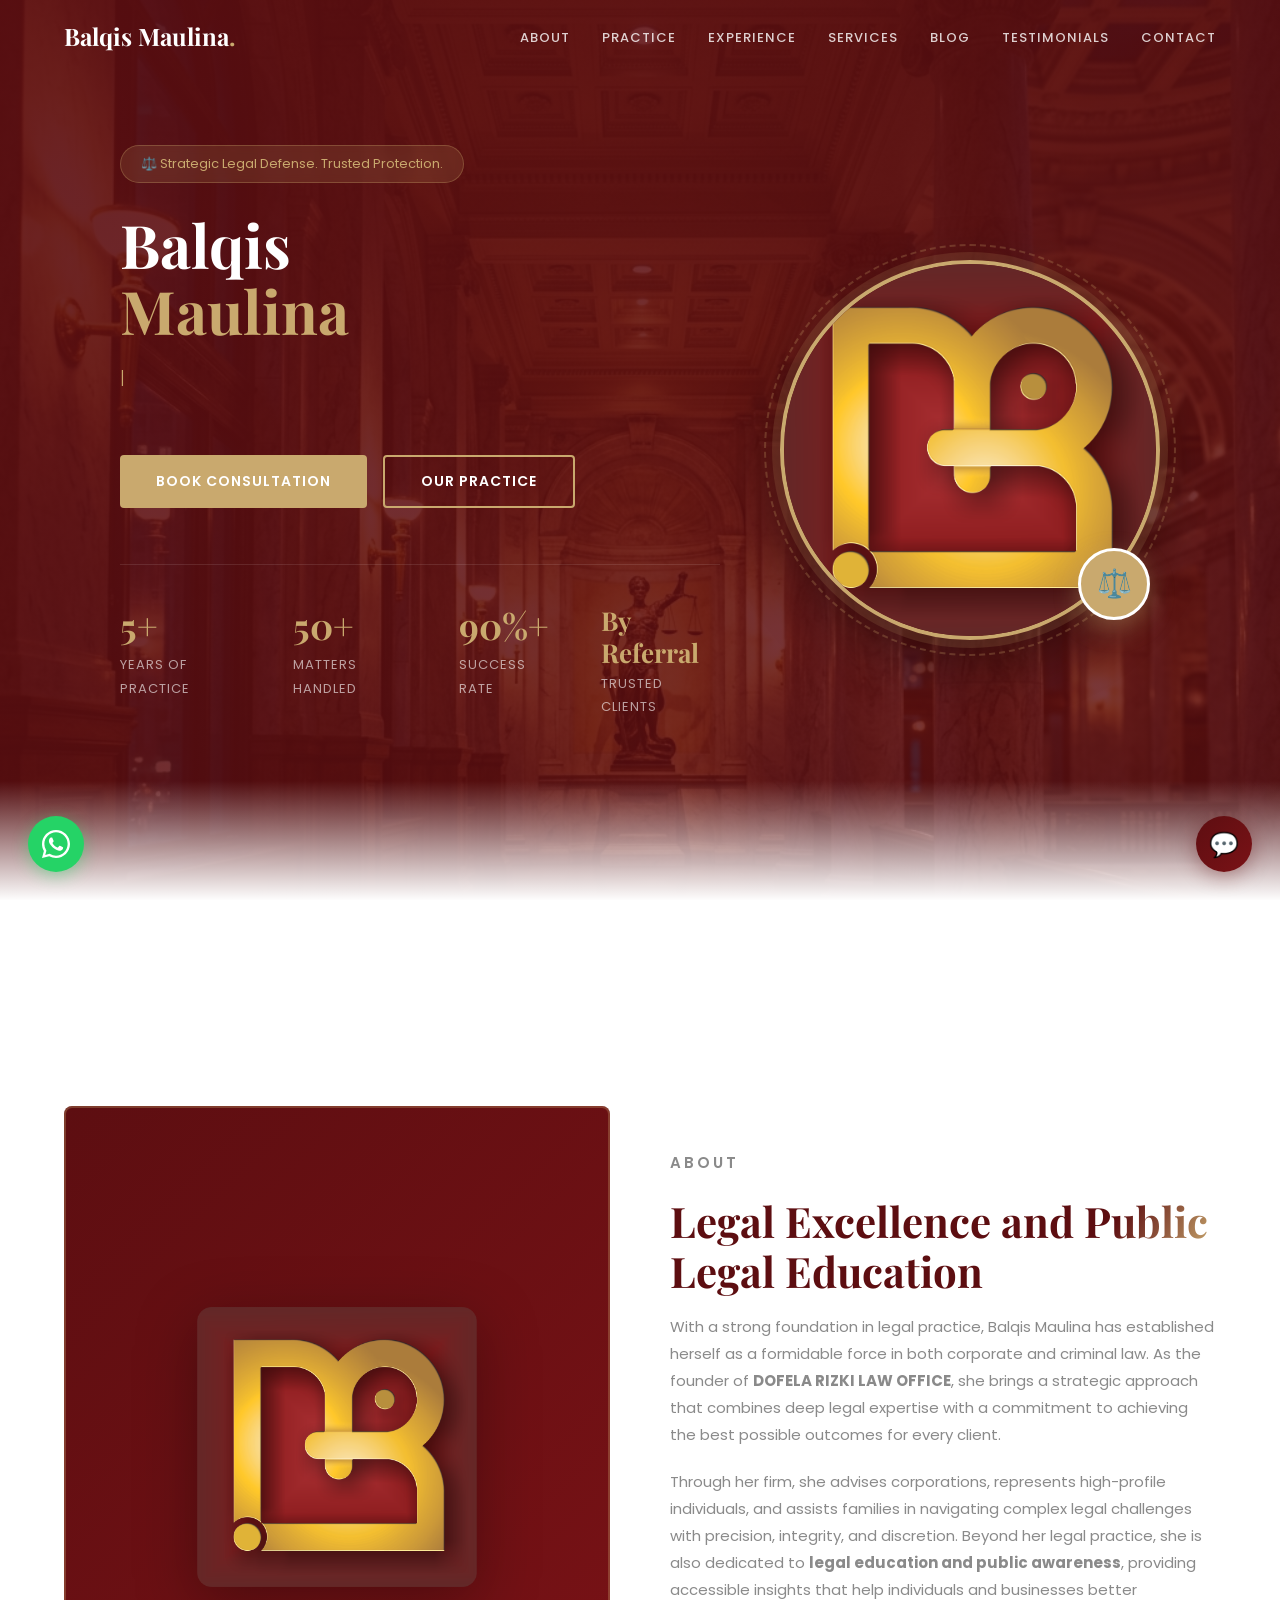
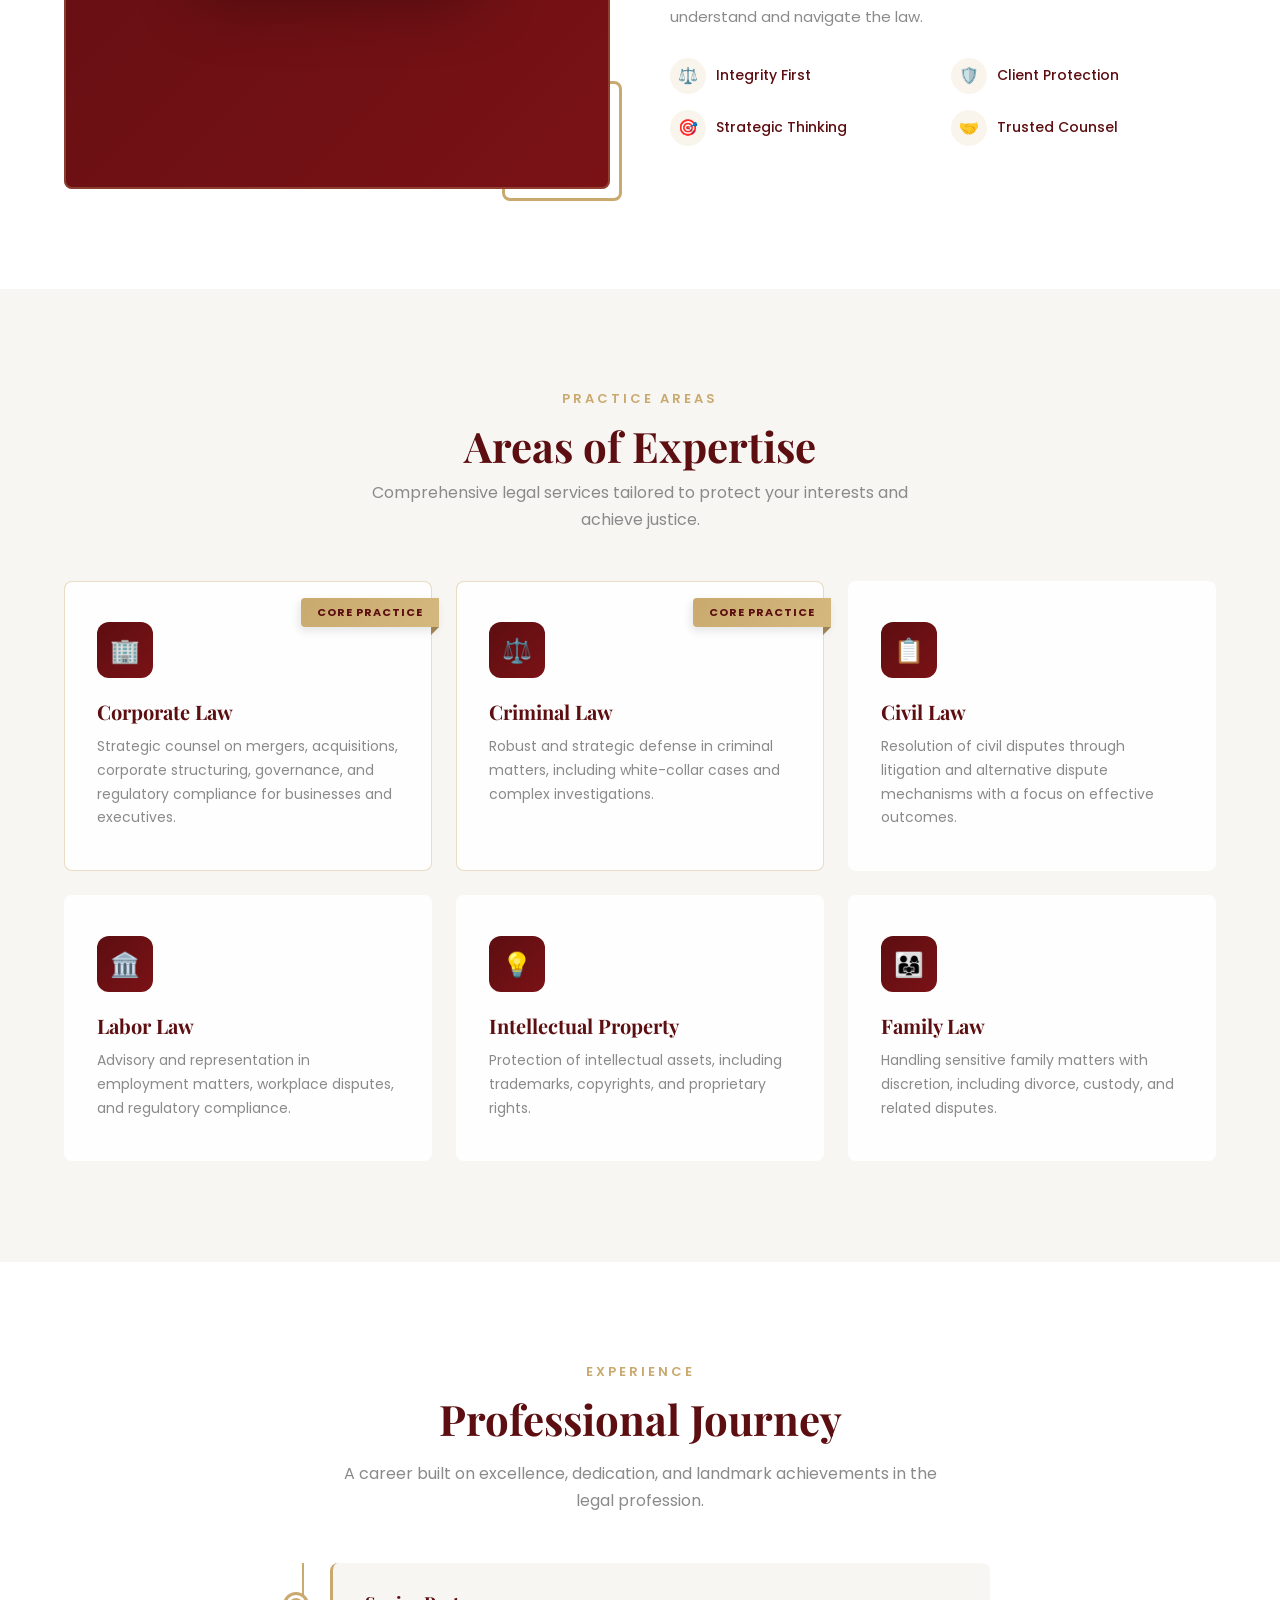
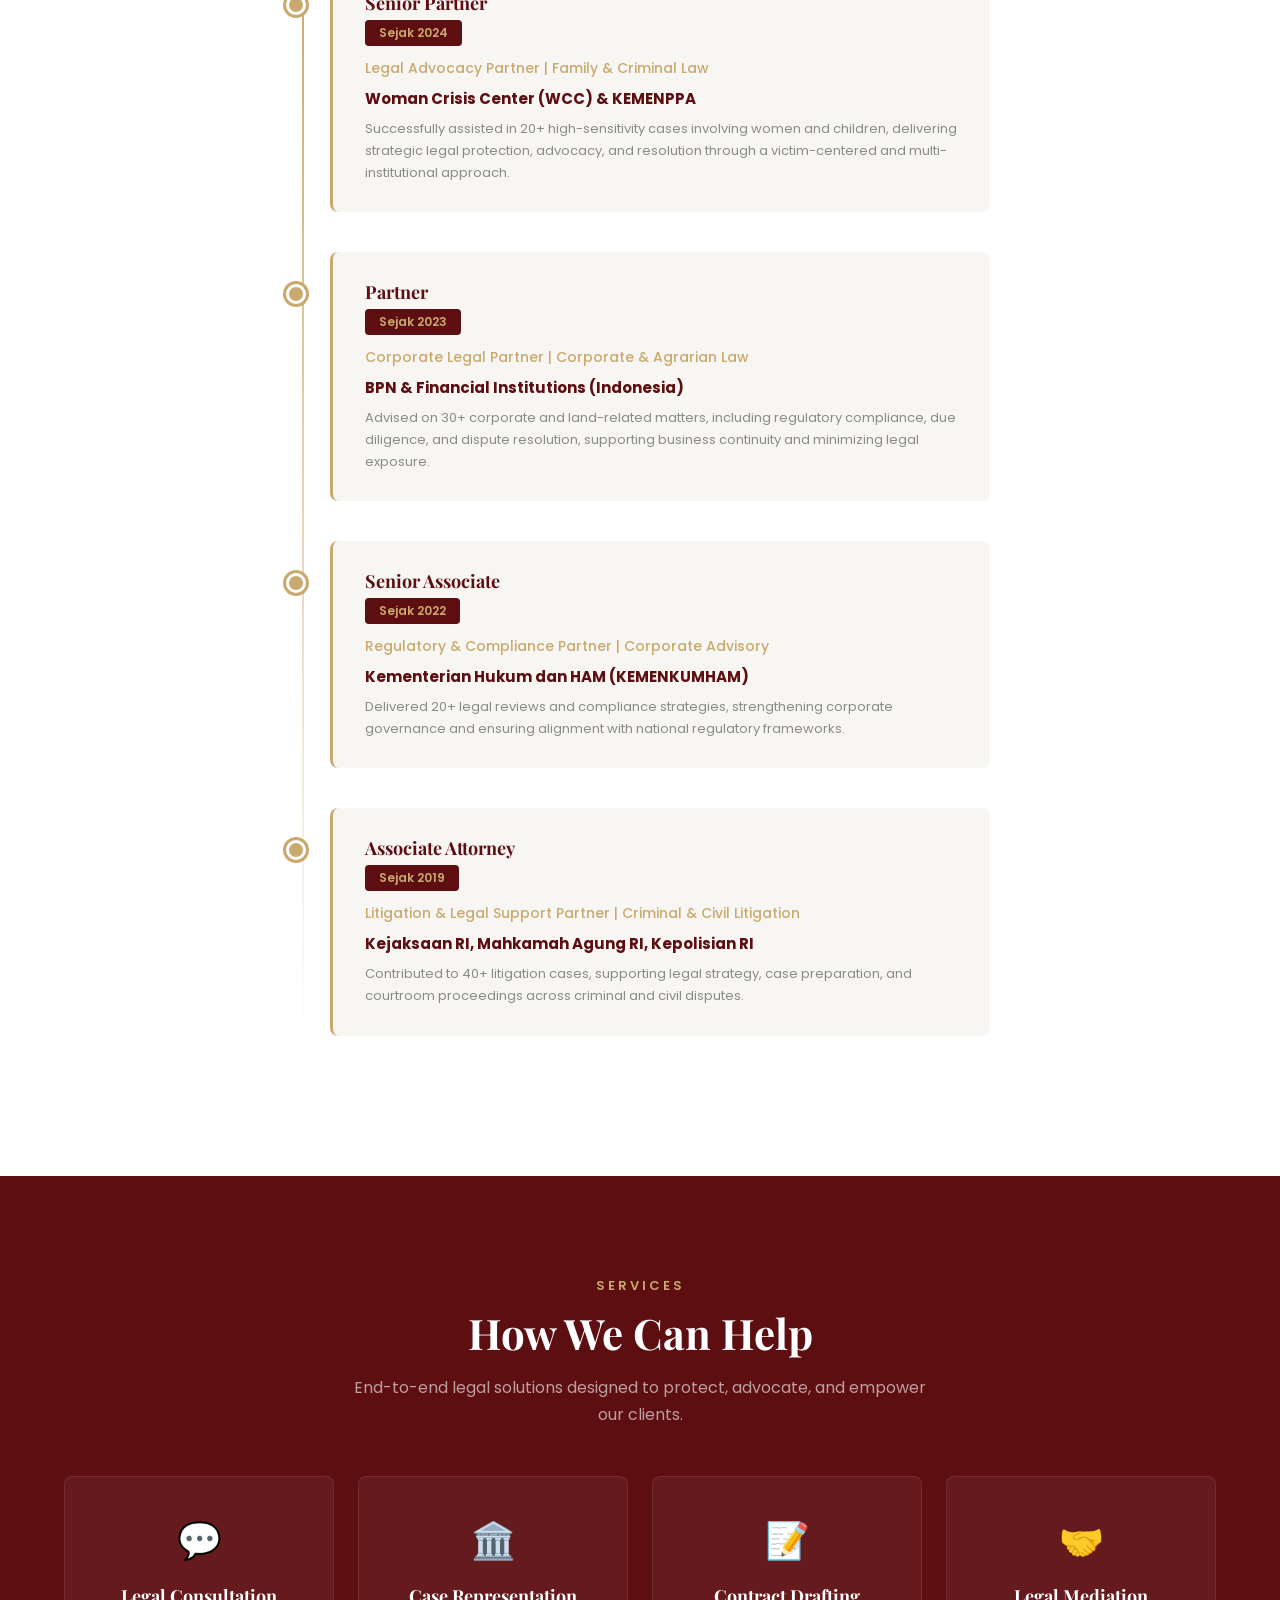
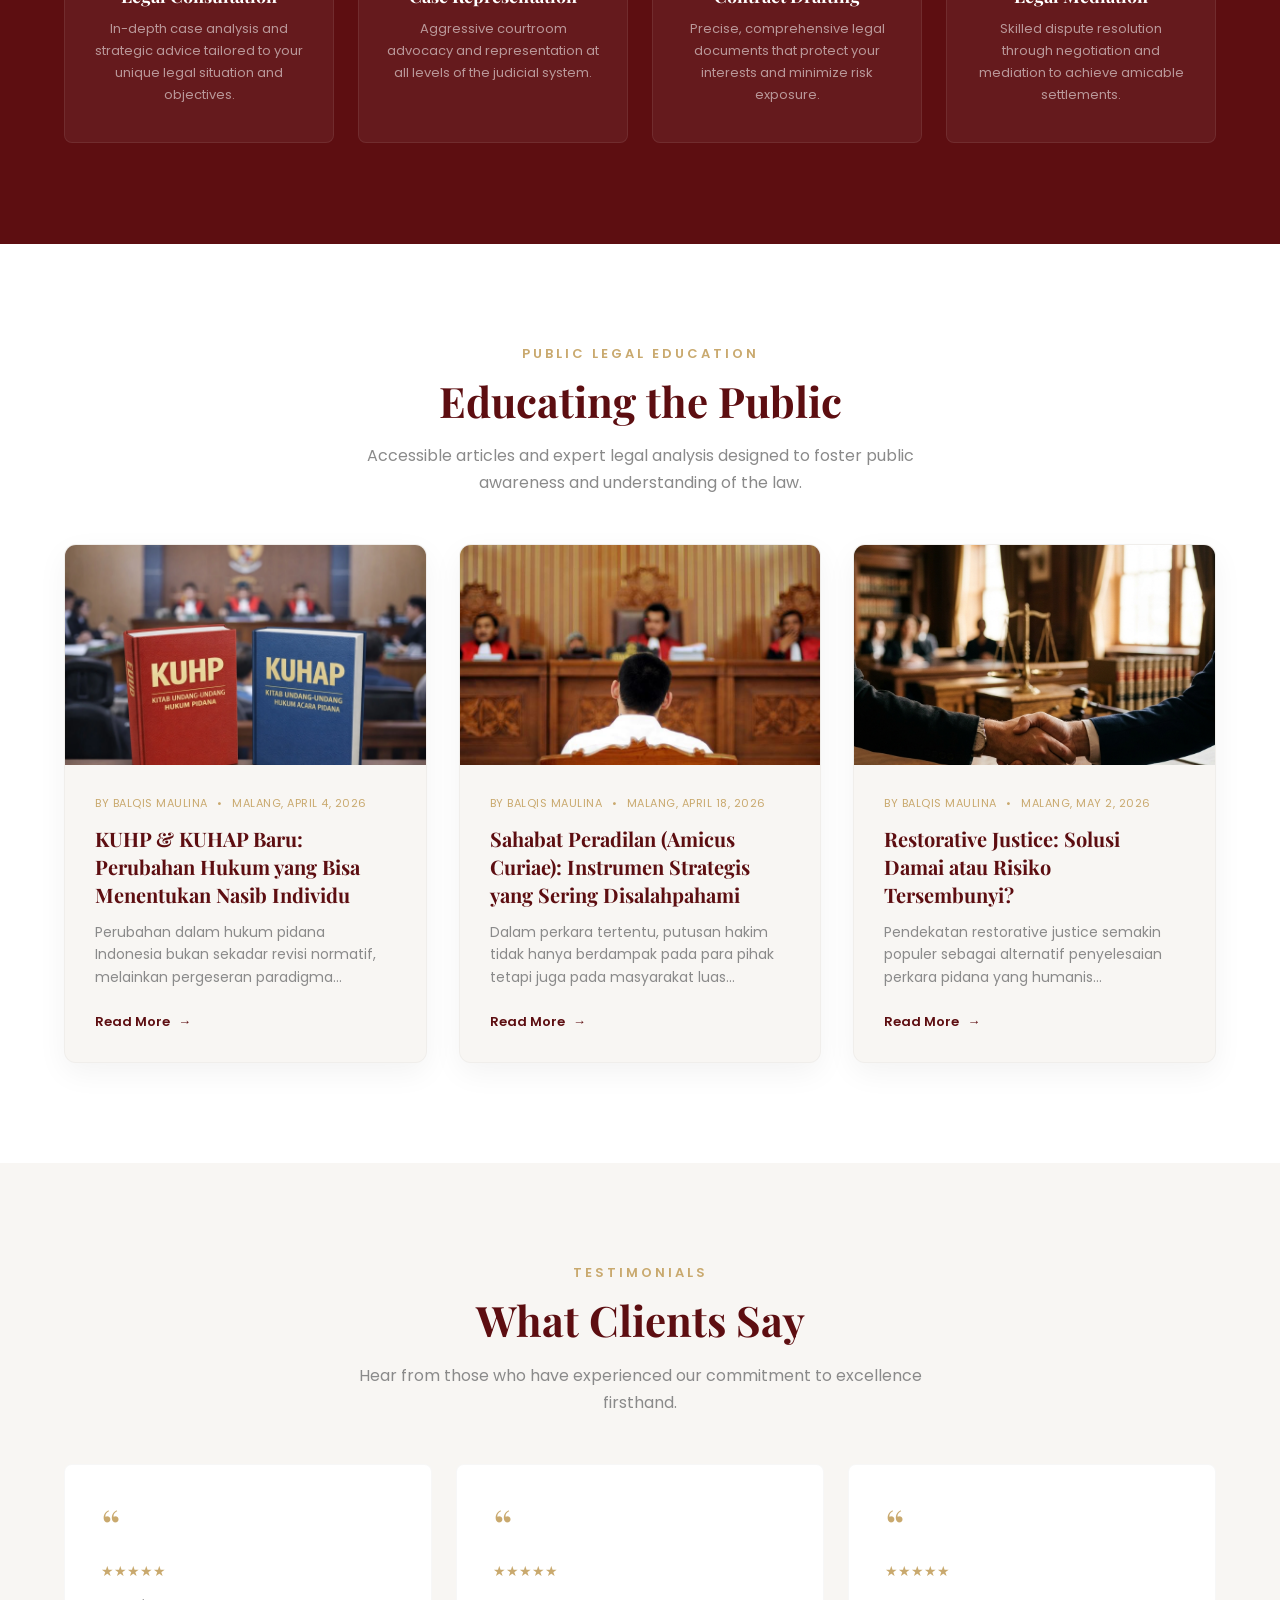
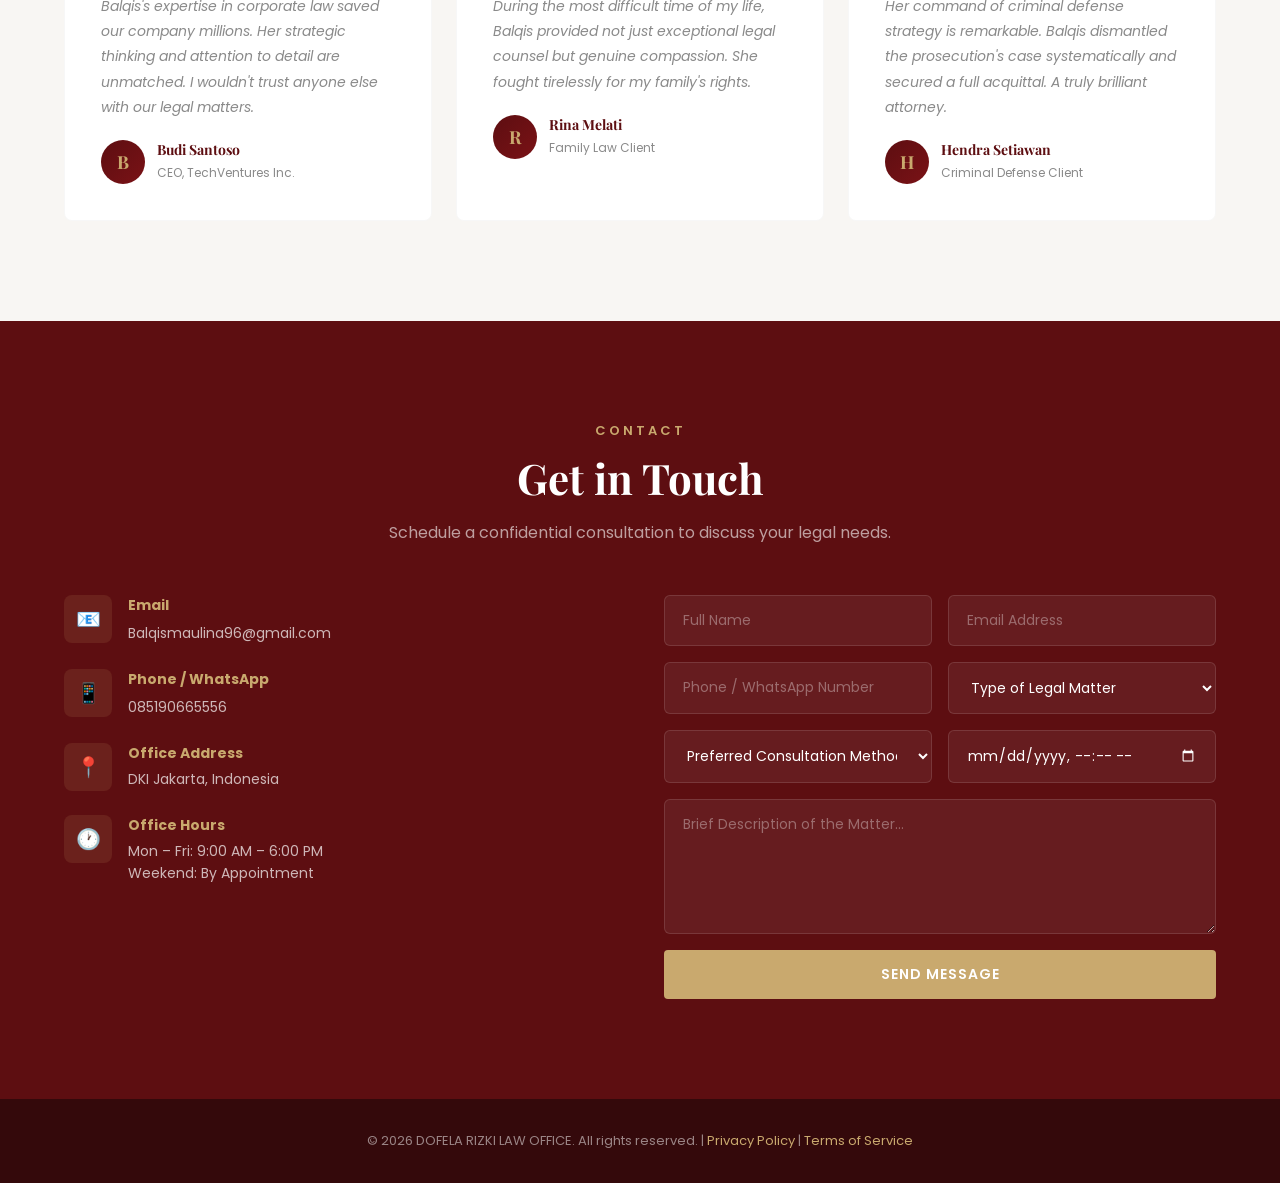
<file: index.html>
<!doctype html>
<html lang="id" prefix="og: http://ogp.me/ns#">
  <head>
    <meta charset="UTF-8" />
    <meta name="viewport" content="width=device-width, initial-scale=1.0" />
    <title>Balqis Maulina | Corporate & Criminal Attorney</title>
    <meta
      name="description"
      content="Balqis Maulina - Premier Corporate & Criminal Attorney with 5+ years of experience. Expert legal counsel in corporate, criminal, civil, and family law."
    />

    <!-- Favicon -->
    <link rel="icon" href="assets/logo.png" type="image/png" />

    <!-- Social Media Meta Tags (SEO Share) -->
    <meta property="og:url" content="https://balqismaulina.web.id/" />
    <meta
      property="og:title"
      content="Balqis Maulina | Corporate & Criminal Attorney"
    />
    <meta
      property="og:description"
      content="Premier Attorney with 5+ years of experience. Expert legal counsel in corporate, criminal, civil, and family law."
    />
    <meta
      property="og:image"
      content="https://balqismaulina.web.id/assets/profile.png"
    />
    <meta property="og:type" content="website" />

    <!-- Additional Social Meta -->
    <meta
      name="image"
      content="https://balqismaulina.web.id/assets/profile.png"
    />
    <link
      rel="image_src"
      href="https://balqismaulina.web.id/assets/profile.png"
    />
    <meta
      itemprop="image"
      content="https://balqismaulina.web.id/assets/profile.png"
    />

    <!-- Twitter -->
    <meta name="twitter:card" content="summary_large_image" />
    <meta
      name="twitter:title"
      content="Balqis Maulina | Corporate & Criminal Attorney"
    />
    <meta
      name="twitter:description"
      content="Premier Attorney with 5+ years of experience. Expert legal counsel in corporate, criminal, civil, and family law."
    />
    <meta
      name="twitter:image"
      content="https://balqismaulina.web.id/assets/profile.png"
    />

    <link
      href="https://fonts.googleapis.com/css2?family=Playfair+Display:wght@400;500;600;700&family=Poppins:wght@300;400;500;600;700&display=swap"
      rel="stylesheet"
    />
    <link rel="stylesheet" href="style.css" />
  </head>

  <body>
    <!-- PRELOADER -->
    <div class="preloader" id="preloader">
      <div class="preloader-content">
        <!-- Animated Scales of Justice SVG -->
        <div class="preloader-scales">
          <svg viewBox="0 0 120 120" width="100" height="100">
            <!-- Pillar -->
            <line
              x1="60"
              y1="25"
              x2="60"
              y2="95"
              stroke="#C9A96E"
              stroke-width="3"
              stroke-linecap="round"
            />
            <!-- Base -->
            <rect x="35" y="92" width="50" height="5" rx="2.5" fill="#C9A96E" />
            <!-- Beam -->
            <line
              class="scale-beam"
              x1="20"
              y1="35"
              x2="100"
              y2="35"
              stroke="#C9A96E"
              stroke-width="2.5"
              stroke-linecap="round"
            />
            <!-- Top circle -->
            <circle
              cx="60"
              cy="25"
              r="6"
              fill="#5d0e11"
              stroke="#C9A96E"
              stroke-width="2"
            />
            <!-- Left chain -->
            <line
              x1="20"
              y1="35"
              x2="20"
              y2="55"
              stroke="#C9A96E"
              stroke-width="1.5"
              opacity="0.6"
            />
            <!-- Right chain -->
            <line
              x1="100"
              y1="35"
              x2="100"
              y2="55"
              stroke="#C9A96E"
              stroke-width="1.5"
              opacity="0.6"
            />
            <!-- Left pan -->
            <path
              class="scale-pan-left"
              d="M8,55 Q14,65 20,55 Q26,65 32,55"
              fill="none"
              stroke="#C9A96E"
              stroke-width="2"
            />
            <!-- Right pan -->
            <path
              class="scale-pan-right"
              d="M88,55 Q94,65 100,55 Q106,65 112,55"
              fill="none"
              stroke="#C9A96E"
              stroke-width="2"
            />
          </svg>
        </div>
        <div class="preloader-logo">Balqis Maulina<span>.</span></div>
        <div class="preloader-tagline">Attorney at Law</div>
        <div class="preloader-bar">
          <div class="preloader-bar-fill"></div>
        </div>
      </div>
    </div>

    <!-- NAVBAR -->
    <!-- SCROLL PROGRESS BAR -->
    <div class="scroll-progress" id="scrollProgress"></div>

    <nav id="navbar">
      <div class="container">
        <a href="#" class="logo">Balqis Maulina<span>.</span></a>
        <ul class="nav-links" id="navLinks">
          <li><a href="#about">About</a></li>
          <li><a href="#practice">Practice</a></li>
          <li><a href="#experience">Experience</a></li>
          <li><a href="#services">Services</a></li>
          <li><a href="#blog">Blog</a></li>
          <li><a href="#testimonials">Testimonials</a></li>
          <li><a href="#contact">Contact</a></li>
        </ul>
        <button class="menu-toggle" id="menuToggle" aria-label="Toggle menu">
          <span></span><span></span><span></span>
        </button>
      </div>
    </nav>

    <!-- HERO -->
    <section class="hero" id="hero">
      <!-- Gold Particles -->
      <div class="hero-particles" id="heroParticles"></div>
      <div class="container">
        <div class="hero-content fade-in">
          <div class="hero-badge">
            ⚖️ Strategic Legal Defense. Trusted Protection.
          </div>
          <h1>Balqis<br /><span>Maulina</span></h1>
          <p class="typewriter" id="heroTypewriter"></p>
          <div class="hero-buttons">
            <a href="#contact" class="btn btn-gold">Book Consultation</a>
            <a href="#practice" class="btn btn-outline">Our Practice</a>
          </div>
          <div class="hero-stats">
            <div class="stat">
              <h3>5+</h3>
              <p>Years of Practice</p>
            </div>
            <div class="stat">
              <h3>50+</h3>
              <p>Matters Handled</p>
            </div>
            <div class="stat">
              <h3>90%+</h3>
              <p>Success Rate</p>
            </div>
            <div class="stat">
              <h3
                style="
                  font-size: clamp(14px, 2.5vw, 26px);
                  line-height: 1.2;
                  margin-top: 4px;
                "
              >
                By Referral
              </h3>
              <p>Trusted Clients</p>
            </div>
          </div>
        </div>

        <!-- Profile Photo -->
        <div class="hero-profile fade-in">
          <div class="hero-profile-wrapper">
            <img
              src="assets/profile.png"
              alt="Balqis Maulina — Attorney Portrait"
              class="hero-profile-img"
              loading="eager"
            />
            <div class="hero-profile-badge">⚖️</div>
          </div>
        </div>
      </div>
    </section>

    <!-- WAVE DIVIDER -->
    <div class="wave-divider">
      <svg viewBox="0 0 1440 80" preserveAspectRatio="none">
        <path
          fill="#ffffff"
          d="M0,40 C360,80 720,0 1080,40 C1260,60 1380,50 1440,40 L1440,80 L0,80 Z"
        />
      </svg>
    </div>

    <!-- ABOUT -->
    <section class="section about" id="about">
      <div class="container">
        <div class="about-grid">
          <div class="about-image fade-in">
            <div class="about-image-placeholder">
              <img
                src="assets/logo.png"
                alt="DOFELA RIZKI LAW OFFICE Logo"
                class="about-logo"
              />
            </div>
            <div class="about-accent"></div>
          </div>
          <div class="about-text fade-in">
            <p class="section-label">About</p>
            <h2 class="section-title">
              Legal Excellence and Public Legal Education
            </h2>
            <p>
              With a strong foundation in legal practice, Balqis Maulina has
              established herself as a formidable force in both corporate and
              criminal law. As the founder of
              <strong>DOFELA RIZKI LAW OFFICE</strong>, she brings a strategic
              approach that combines deep legal expertise with a commitment to
              achieving the best possible outcomes for every client.
            </p>
            <p>
              Through her firm, she advises corporations, represents
              high-profile individuals, and assists families in navigating
              complex legal challenges with precision, integrity, and
              discretion. Beyond her legal practice, she is also dedicated to
              <strong>legal education and public awareness</strong>, providing
              accessible insights that help individuals and businesses better
              understand and navigate the law.
            </p>
            <div class="values">
              <div class="value-item">
                <div class="icon">⚖️</div>
                Integrity First
              </div>
              <div class="value-item">
                <div class="icon">🛡️</div>
                Client Protection
              </div>
              <div class="value-item">
                <div class="icon">🎯</div>
                Strategic Thinking
              </div>
              <div class="value-item">
                <div class="icon">🤝</div>
                Trusted Counsel
              </div>
            </div>
          </div>
        </div>
      </div>
    </section>

    <!-- PRACTICE AREAS -->
    <section class="section practice" id="practice">
      <div class="container">
        <div class="fade-in" style="text-align: center">
          <p class="section-label">Practice Areas</p>
          <h2 class="section-title" style="margin: 0 auto 8px">
            Areas of Expertise
          </h2>
          <p class="section-subtitle" style="margin: 0 auto">
            Comprehensive legal services tailored to protect your interests and
            achieve justice.
          </p>
        </div>
        <div class="practice-grid">
          <div class="practice-card fade-in core">
            <div class="core-ribbon">Core Practice</div>
            <div class="card-icon">🏢</div>
            <h3>Corporate Law</h3>
            <p>
              Strategic counsel on mergers, acquisitions, corporate structuring,
              governance, and regulatory compliance for businesses and
              executives.
            </p>
          </div>
          <div class="practice-card fade-in core">
            <div class="core-ribbon">Core Practice</div>
            <div class="card-icon">⚖️</div>
            <h3>Criminal Law</h3>
            <p>
              Robust and strategic defense in criminal matters, including
              white-collar cases and complex investigations.
            </p>
          </div>
          <div class="practice-card fade-in">
            <div class="card-icon">📋</div>
            <h3>Civil Law</h3>
            <p>
              Resolution of civil disputes through litigation and alternative
              dispute mechanisms with a focus on effective outcomes.
            </p>
          </div>
          <div class="practice-card fade-in">
            <div class="card-icon">🏛️</div>
            <h3>Labor Law</h3>
            <p>
              Advisory and representation in employment matters, workplace
              disputes, and regulatory compliance.
            </p>
          </div>
          <div class="practice-card fade-in">
            <div class="card-icon">💡</div>
            <h3>Intellectual Property</h3>
            <p>
              Protection of intellectual assets, including trademarks,
              copyrights, and proprietary rights.
            </p>
          </div>
          <div class="practice-card fade-in">
            <div class="card-icon">👨‍👩‍👧</div>
            <h3>Family Law</h3>
            <p>
              Handling sensitive family matters with discretion, including
              divorce, custody, and related disputes.
            </p>
          </div>
        </div>
      </div>
    </section>

    <!-- EXPERIENCE -->
    <section class="section experience" id="experience">
      <div class="container">
        <div class="fade-in" style="text-align: center">
          <p class="section-label">Experience</p>
          <h2 class="section-title">Professional Journey</h2>
          <p class="section-subtitle" style="margin: 0 auto">
            A career built on excellence, dedication, and landmark achievements
            in the legal profession.
          </p>
        </div>
        <div class="timeline">
          <div class="timeline-item fade-in">
            <h3>Senior Partner</h3>
            <span class="year">Sejak 2024</span>
            <h4>Legal Advocacy Partner | Family &amp; Criminal Law</h4>
            <h5
              style="font-size: 15px; color: var(--maroon); margin-bottom: 8px"
            >
              Woman Crisis Center (WCC) &amp; KEMENPPA
            </h5>
            <p>
              Successfully assisted in 20+ high-sensitivity cases involving
              women and children, delivering strategic legal protection,
              advocacy, and resolution through a victim-centered and
              multi-institutional approach.
            </p>
          </div>
          <div class="timeline-item fade-in">
            <h3>Partner</h3>
            <span class="year">Sejak 2023</span>
            <h4>Corporate Legal Partner | Corporate &amp; Agrarian Law</h4>
            <h5
              style="font-size: 15px; color: var(--maroon); margin-bottom: 8px"
            >
              BPN &amp; Financial Institutions (Indonesia)
            </h5>
            <p>
              Advised on 30+ corporate and land-related matters, including
              regulatory compliance, due diligence, and dispute resolution,
              supporting business continuity and minimizing legal exposure.
            </p>
          </div>
          <div class="timeline-item fade-in">
            <h3>Senior Associate</h3>
            <span class="year">Sejak 2022</span>
            <h4>Regulatory &amp; Compliance Partner | Corporate Advisory</h4>
            <h5
              style="font-size: 15px; color: var(--maroon); margin-bottom: 8px"
            >
              Kementerian Hukum dan HAM (KEMENKUMHAM)
            </h5>
            <p>
              Delivered 20+ legal reviews and compliance strategies,
              strengthening corporate governance and ensuring alignment with
              national regulatory frameworks.
            </p>
          </div>
          <div class="timeline-item fade-in">
            <h3>Associate Attorney</h3>
            <span class="year">Sejak 2019</span>
            <h4>
              Litigation &amp; Legal Support Partner | Criminal &amp; Civil
              Litigation
            </h4>
            <h5
              style="font-size: 15px; color: var(--maroon); margin-bottom: 8px"
            >
              Kejaksaan RI, Mahkamah Agung RI, Kepolisian RI
            </h5>
            <p>
              Contributed to 40+ litigation cases, supporting legal strategy,
              case preparation, and courtroom proceedings across criminal and
              civil disputes.
            </p>
          </div>
        </div>
      </div>
    </section>

    <!-- SERVICES -->
    <section class="section services" id="services">
      <div class="container">
        <div class="fade-in" style="text-align: center">
          <p class="section-label">Services</p>
          <h2 class="section-title">How We Can Help</h2>
          <p class="section-subtitle" style="margin: 0 auto">
            End-to-end legal solutions designed to protect, advocate, and
            empower our clients.
          </p>
        </div>
        <div class="services-grid">
          <div class="service-card fade-in">
            <div class="s-icon">💬</div>
            <h3>Legal Consultation</h3>
            <p>
              In-depth case analysis and strategic advice tailored to your
              unique legal situation and objectives.
            </p>
          </div>
          <div class="service-card fade-in">
            <div class="s-icon">🏛️</div>
            <h3>Case Representation</h3>
            <p>
              Aggressive courtroom advocacy and representation at all levels of
              the judicial system.
            </p>
          </div>
          <div class="service-card fade-in">
            <div class="s-icon">📝</div>
            <h3>Contract Drafting</h3>
            <p>
              Precise, comprehensive legal documents that protect your interests
              and minimize risk exposure.
            </p>
          </div>
          <div class="service-card fade-in">
            <div class="s-icon">🤝</div>
            <h3>Legal Mediation</h3>
            <p>
              Skilled dispute resolution through negotiation and mediation to
              achieve amicable settlements.
            </p>
          </div>
        </div>
      </div>
    </section>

    <!-- BLOG / INSIGHTS -->
    <section class="section blog" id="blog">
      <div class="container">
        <div class="fade-in" style="text-align: center">
          <p class="section-label">Public Legal Education</p>
          <h2 class="section-title">Educating the Public</h2>
          <p class="section-subtitle" style="margin: 0 auto">
            Accessible articles and expert legal analysis designed to foster
            public awareness and understanding of the law.
          </p>
        </div>
        <div class="blog-grid">
          <!-- Blog Card 1 -->
          <div class="blog-card fade-in">
            <div class="blog-image-wrapper">
              <img
                src="assets/blog/artikel 1.webp"
                alt="KUHP & KUHAP Baru"
              />
            </div>
            <div class="blog-card-content">
              <div class="blog-meta">
                <span>By Balqis Maulina</span>
                <span>•</span>
                <span>Malang, April 4, 2026</span>
              </div>
              <h3>
                KUHP & KUHAP Baru: Perubahan Hukum yang Bisa Menentukan Nasib
                Individu
              </h3>
              <p>
                Perubahan dalam hukum pidana Indonesia bukan sekadar revisi
                normatif, melainkan pergeseran paradigma...
              </p>
              <a href="blog/perubahan-hukum-kuhp-kuhap-baru/" class="blog-link"
                >Read More <i>→</i></a
              >
            </div>
          </div>

          <!-- Blog Card 2 -->
          <div class="blog-card fade-in">
            <div class="blog-image-wrapper">
              <img src="assets/blog/artikel 2.jpeg" alt="Amicus Curiae" />
            </div>
            <div class="blog-card-content">
              <div class="blog-meta">
                <span>By Balqis Maulina</span>
                <span>•</span>
                <span>Malang, April 18, 2026</span>
              </div>
              <h3>
                Sahabat Peradilan (Amicus Curiae): Instrumen Strategis yang
                Sering Disalahpahami
              </h3>
              <p>
                Dalam perkara tertentu, putusan hakim tidak hanya berdampak pada
                para pihak tetapi juga pada masyarakat luas...
              </p>
              <a
                href="blog/amicus-curiae-sahabat-peradilan-indonesia/"
                class="blog-link"
                >Read More <i>→</i></a
              >
            </div>
          </div>

          <!-- Blog Card 3 -->
          <div class="blog-card fade-in">
            <div class="blog-image-wrapper">
              <img
                src="assets/blog/restorative-justice.png"
                alt="Restorative Justice"
              />
            </div>
            <div class="blog-card-content">
              <div class="blog-meta">
                <span>By Balqis Maulina</span>
                <span>•</span>
                <span>Malang, May 2, 2026</span>
              </div>
              <h3>
                Restorative Justice: Solusi Damai atau Risiko Tersembunyi?
              </h3>
              <p>
                Pendekatan restorative justice semakin populer sebagai
                alternatif penyelesaian perkara pidana yang humanis...
              </p>
              <a
                href="blog/restorative-justice-solusi-damai-risiko/"
                class="blog-link"
                >Read More <i>→</i></a
              >
            </div>
          </div>
        </div>
      </div>
    </section>

    <!-- TESTIMONIALS -->
    <section class="section testimonials" id="testimonials">
      <div class="container">
        <div class="fade-in" style="text-align: center">
          <p class="section-label">Testimonials</p>
          <h2 class="section-title">What Clients Say</h2>
          <p class="section-subtitle" style="margin: 0 auto">
            Hear from those who have experienced our commitment to excellence
            firsthand.
          </p>
        </div>
        <div class="testimonial-grid">
          <div class="testimonial-card fade-in">
            <div class="quote">&ldquo;</div>
            <div class="stars">★★★★★</div>
            <p>
              Balqis's expertise in corporate law saved our company millions.
              Her strategic thinking and attention to detail are unmatched. I
              wouldn't trust anyone else with our legal matters.
            </p>
            <div class="client">
              <div class="client-avatar">B</div>
              <div class="client-info">
                <h4>Budi Santoso</h4>
                <span>CEO, TechVentures Inc.</span>
              </div>
            </div>
          </div>
          <div class="testimonial-card fade-in">
            <div class="quote">&ldquo;</div>
            <div class="stars">★★★★★</div>
            <p>
              During the most difficult time of my life, Balqis provided not
              just exceptional legal counsel but genuine compassion. She fought
              tirelessly for my family's rights.
            </p>
            <div class="client">
              <div class="client-avatar">R</div>
              <div class="client-info">
                <h4>Rina Melati</h4>
                <span>Family Law Client</span>
              </div>
            </div>
          </div>
          <div class="testimonial-card fade-in">
            <div class="quote">&ldquo;</div>
            <div class="stars">★★★★★</div>
            <p>
              Her command of criminal defense strategy is remarkable. Balqis
              dismantled the prosecution's case systematically and secured a
              full acquittal. A truly brilliant attorney.
            </p>
            <div class="client">
              <div class="client-avatar">H</div>
              <div class="client-info">
                <h4>Hendra Setiawan</h4>
                <span>Criminal Defense Client</span>
              </div>
            </div>
          </div>
        </div>
      </div>
    </section>

    <!-- CONTACT -->
    <section class="section contact" id="contact">
      <div class="container">
        <div class="fade-in" style="text-align: center; margin-bottom: 12px">
          <p class="section-label">Contact</p>
          <h2 class="section-title">Get in Touch</h2>
          <p class="section-subtitle" style="margin: 0 auto">
            Schedule a confidential consultation to discuss your legal needs.
          </p>
        </div>
        <div class="contact-grid">
          <div class="contact-info fade-in">
            <div class="contact-item">
              <div class="c-icon">📧</div>
              <div>
                <h4>Email</h4>
                <a href="mailto:Balqismaulina96@gmail.com"
                  >Balqismaulina96@gmail.com</a
                >
              </div>
            </div>
            <div class="contact-item">
              <div class="c-icon">📱</div>
              <div>
                <h4>Phone / WhatsApp</h4>
                <a href="https://wa.me/6285190665556" target="_blank"
                  >085190665556</a
                >
              </div>
            </div>
            <div class="contact-item">
              <div class="c-icon">📍</div>
              <div>
                <h4>Office Address</h4>
                <p>DKI Jakarta, Indonesia</p>
              </div>
            </div>
            <div class="contact-item">
              <div class="c-icon">🕐</div>
              <div>
                <h4>Office Hours</h4>
                <p>Mon – Fri: 9:00 AM – 6:00 PM<br />Weekend: By Appointment</p>
              </div>
            </div>
            <!-- Sementara dinonaktifkan: Instagram & TikTok
            <div class="contact-item">
              <div class="c-icon">
                <svg viewBox="0 0 24 24" width="24" height="24" fill="#ffffff">
                  <path
                    d="M12 2c2.717 0 3.056.01 4.122.06 1.065.05 1.79.217 2.428.465.66.254 1.216.598 1.772 1.153a4.908 4.908 0 0 1 1.153 1.772c.247.637.415 1.363.465 2.428.047 1.066.06 1.405.06 4.122 0 2.717-.01 3.056-.06 4.122-.05 1.065-.218 1.79-.465 2.428a4.883 4.883 0 0 1-1.153 1.772 4.915 4.915 0 0 1-1.772 1.153c-.637.247-1.363.415-2.428.465-1.066.047-1.405.06-4.122.06-2.717 0-3.056-.01-4.122-.06-1.065-.05-1.79-.218-2.428-.465a4.89 4.89 0 0 1-1.772-1.153 4.904 4.904 0 0 1-1.153-1.772c-.248-.637-.415-1.363-.465-2.428C2.013 15.056 2 14.717 2 12c0-2.717.01-3.056.06-4.122.05-1.066.217-1.79.465-2.428a4.88 4.88 0 0 1 1.153-1.772A4.897 4.897 0 0 1 5.45 2.525c.638-.248 1.362-.415 2.428-.465C8.944 2.013 9.283 2 12 2zm0 5a5 5 0 1 0 0 10 5 5 0 0 0 0-10zm6.5-.25a1.25 1.25 0 0 0-2.5 0 1.25 1.25 0 0 0 2.5 0zM12 9a3 3 0 1 1 0 6 3 3 0 0 1 0-6z"
                  />
                </svg>
              </div>
              <div>
                <h4>Instagram</h4>
                <a
                  href="https://instagram.com/Dofelarizki.lawoffice"
                  target="_blank"
                  >@Dofelarizki.lawoffice</a
                >
              </div>
            </div>
            <div class="contact-item">
              <div class="c-icon">
                <svg viewBox="0 0 24 24" width="18" height="18" fill="#ffffff">
                  <path
                    d="M12.525.02c1.31-.02 2.61-.01 3.91-.01.08 1.53.63 3.09 1.75 4.17 1.12 1.11 2.7 1.62 4.24 1.79v4.03c-1.44-.05-2.89-.35-4.2-.97-.57-.26-1.1-.59-1.62-.93-.01 2.92.01 5.84-.02 8.75-.08 2.78-1.15 5.54-3.33 7.39-2.22 1.89-5.11 2.44-7.85 2.1-2.92-.37-5.59-2.1-6.93-4.71-1.28-2.52-1.26-5.55-.38-8.15 1.05-3.07 3.8-5.32 6.96-5.83v4.21c-1.27.35-2.38 1.14-3.03 2.25-.62 1.05-.72 2.33-.29 3.42.43 1.09 1.37 1.95 2.48 2.29 1.11.34 2.35.21 3.33-.42.92-.59 1.4-1.62 1.4-2.73 0-6.94.02-13.88.02-20.82z"
                  />
                </svg>
              </div>
              <div>
                <h4>TikTok</h4>
                <a href="https://tiktok.com/@dr.lawoffice" target="_blank"
                  >@dr.lawoffice</a
                >
              </div>
            </div>
            -->
          </div>
          <form class="contact-form fade-in" id="contactForm">
            <div class="form-row">
              <input
                type="text"
                placeholder="Full Name"
                required
                id="formName"
              />
              <input
                type="email"
                placeholder="Email Address"
                required
                id="formEmail"
              />
            </div>
            <div class="form-row">
              <input
                type="tel"
                placeholder="Phone / WhatsApp Number"
                required
                id="formPhone"
              />
              <select id="formService" required>
                <option value="" disabled selected>Type of Legal Matter</option>
                <option>Corporate Law</option>
                <option>Criminal Defense</option>
                <option>Civil Dispute</option>
                <option>Labor & Employment</option>
                <option>Intellectual Property</option>
                <option>Family Law</option>
              </select>
            </div>
            <div class="form-row">
              <select id="formMethod" required>
                <option value="" disabled selected>
                  Preferred Consultation Method
                </option>
                <option>In-Person</option>
                <option>Online (Zoom/Meet)</option>
                <option>WhatsApp</option>
              </select>
              <input
                type="datetime-local"
                title="Preferred Date & Time"
                required
                id="formDate"
                style="cursor: pointer; color-scheme: dark"
                onclick="
                  try {
                    this.showPicker();
                  } catch (e) {}
                "
              />
            </div>
            <textarea
              placeholder="Brief Description of the Matter..."
              rows="5"
              required
              id="formMessage"
            ></textarea>
            <button
              type="submit"
              class="btn btn-gold"
              style="justify-content: center"
            >
              Send Message
            </button>
            <div class="form-success" id="formSuccess">
              ✅ Thank you! Your message has been sent successfully. We will
              contact you within 24 hours.
            </div>
          </form>
        </div>
      </div>
    </section>

    <footer>
      <div class="container">
        <p>
          &copy; 2026 DOFELA RIZKI LAW OFFICE. All rights reserved. |
          <a href="#">Privacy Policy</a> | <a href="#">Terms of Service</a>
        </p>
      </div>
    </footer>

    <!-- FLOATING WHATSAPP BUTTON -->
    <a
      href="https://wa.me/6285190665556"
      target="_blank"
      class="floating-wa"
      id="floatingWa"
      aria-label="Chat WhatsApp"
    >
      <svg viewBox="0 0 32 32" width="28" height="28" fill="#fff">
        <path
          d="M16.004 0C7.176 0 .002 7.174.002 16.002c0 2.822.737 5.577 2.137 8.004L.002 32l8.18-2.096A15.94 15.94 0 0 0 16.004 32C24.832 32 32 24.826 32 16.002 32 7.174 24.832 0 16.004 0zm0 29.29a13.24 13.24 0 0 1-6.754-1.848l-.484-.288-5.022 1.288 1.34-4.89-.316-.502A13.2 13.2 0 0 1 2.716 16C2.716 8.67 8.672 2.71 16.004 2.71c7.33 0 13.286 5.96 13.286 13.29 0 7.332-5.956 13.29-13.286 13.29zm7.29-9.95c-.4-.2-2.366-1.168-2.732-1.3-.366-.134-.632-.2-.898.2s-1.032 1.3-1.264 1.568c-.232.266-.466.3-.864.1s-1.684-.62-3.21-1.978c-1.186-1.058-1.986-2.364-2.218-2.764s-.024-.614.176-.812c.18-.18.4-.466.6-.7.198-.232.264-.4.398-.664.132-.266.066-.5-.034-.7-.1-.198-.898-2.164-1.23-2.964-.324-.778-.654-.672-.898-.686l-.764-.012c-.266 0-.698.1-1.064.5s-1.396 1.364-1.396 3.33 1.43 3.862 1.63 4.13c.198.266 2.814 4.296 6.82 6.024.952.412 1.696.658 2.276.842.956.304 1.826.262 2.514.16.766-.116 2.366-.968 2.7-1.902.332-.934.332-1.734.232-1.902-.1-.166-.366-.266-.766-.466z"
        />
      </svg>
    </a>

    <!-- CHATBOT -->
    <div class="chatbot-toggle" id="chatbotToggle">💬</div>
    <div class="chatbot-window" id="chatbotWindow">
      <div class="chatbot-header">
        <div class="chatbot-header-info">
          <div class="chatbot-avatar">⚖️</div>
          <div><strong>Legal Assistant</strong><span>Online</span></div>
        </div>
        <button class="chatbot-close" id="chatbotClose">✕</button>
      </div>
      <div class="chatbot-messages" id="chatbotMessages">
        <div class="chat-msg bot">
          <p>
            Halo! 👋 Saya asisten hukum virtual DOFELA RIZKI LAW OFFICE. Ada yang
            bisa saya bantu?
          </p>
        </div>
        <div class="chatbot-suggestions" id="chatbotSuggestions">
          <button
            class="chat-suggestion"
            data-msg="What services do you offer?"
          >
            📋 Our Services
          </button>
          <button
            class="chat-suggestion"
            data-msg="How to book a consultation?"
          >
            📅 Book Consultation
          </button>
          <button
            class="chat-suggestion"
            data-msg="What are your working hours?"
          >
            🕐 Working Hours
          </button>
          <button
            class="chat-suggestion"
            data-msg="What are your practice areas?"
          >
            ⚖️ Practice Areas
          </button>
        </div>
      </div>
      <div class="chatbot-input">
        <input type="text" id="chatbotInput" placeholder="Ketik pesan..." />
        <button id="chatbotSend">➤</button>
      </div>
    </div>

    <!-- Hero cursor glow -->
    <div class="hero-glow" id="heroGlow"></div>

    <!-- BACK TO TOP -->
    <button class="back-to-top" id="backToTop" aria-label="Back to top">
      <svg
        width="20"
        height="20"
        viewBox="0 0 24 24"
        fill="none"
        stroke="currentColor"
        stroke-width="2.5"
        stroke-linecap="round"
        stroke-linejoin="round"
      >
        <polyline points="18 15 12 9 6 15" />
      </svg>
    </button>

    <script src="script.js"></script>
  </body>
</html>
</file>
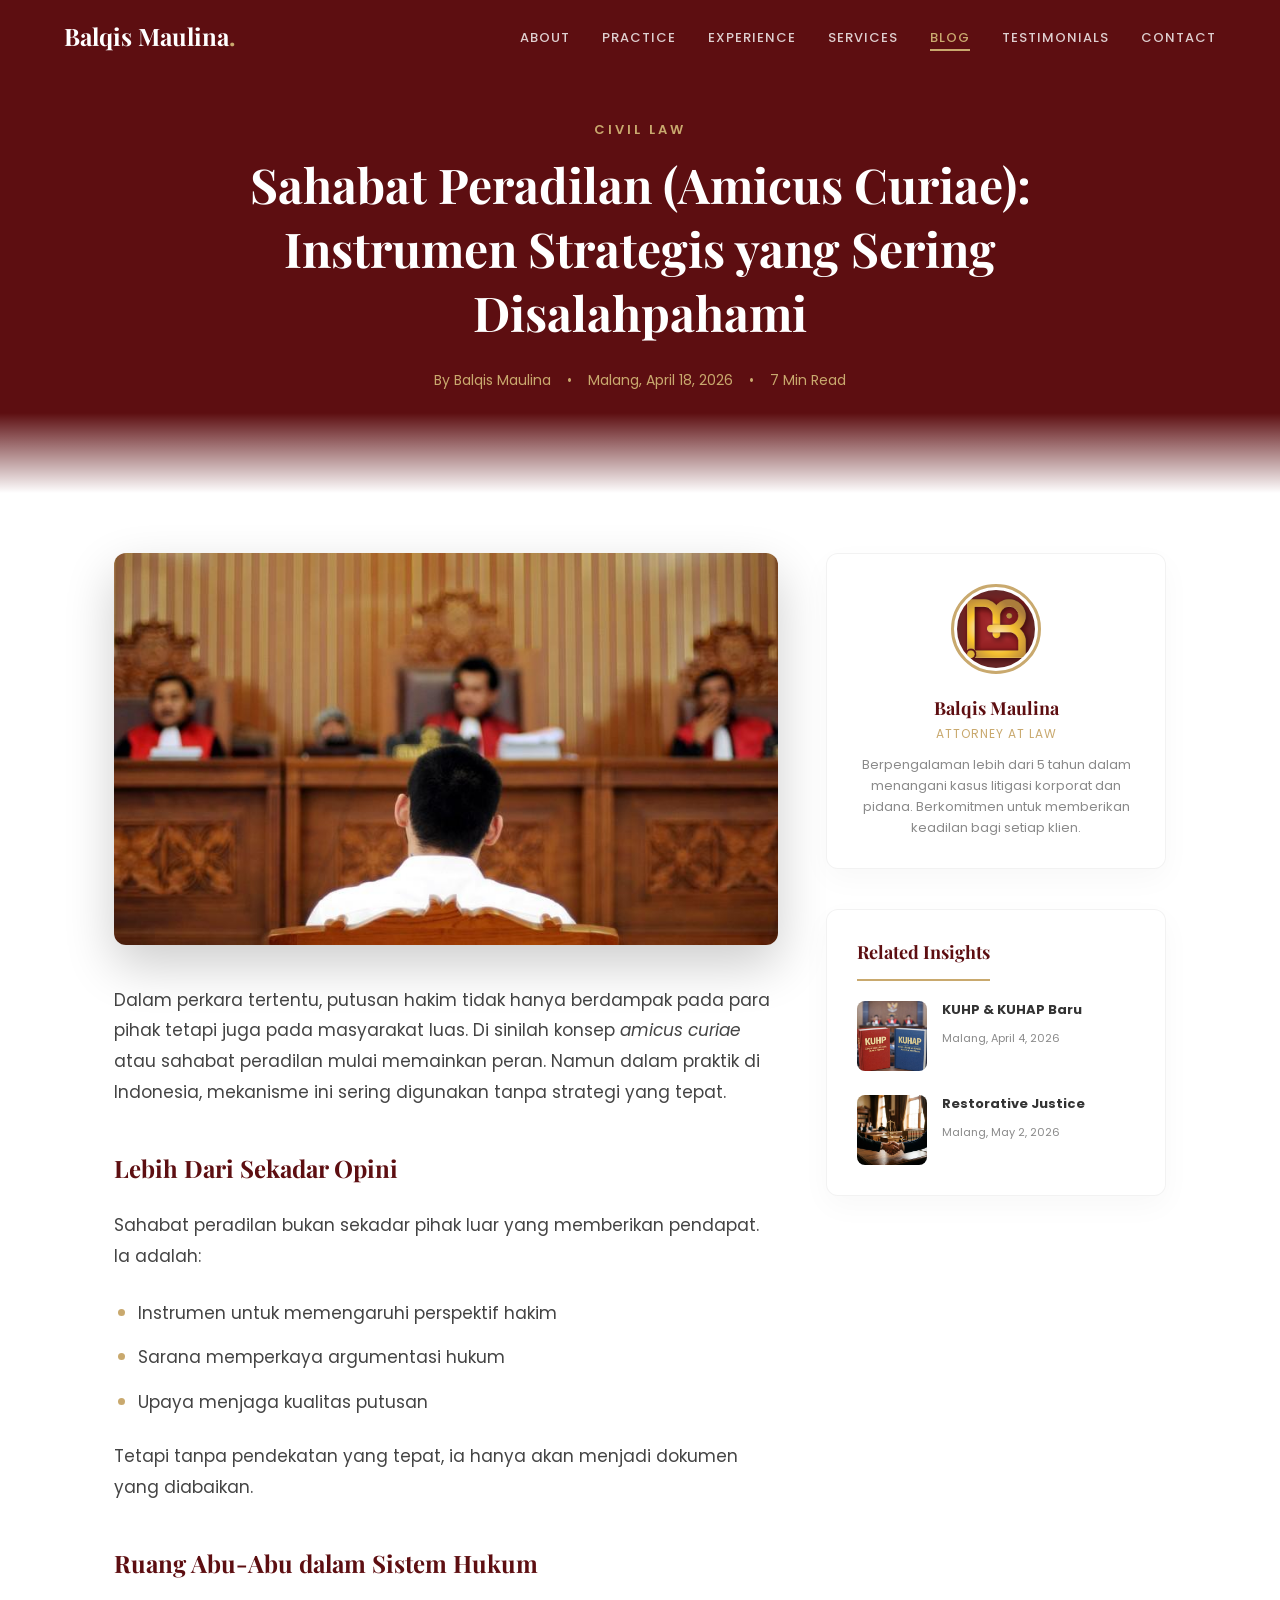
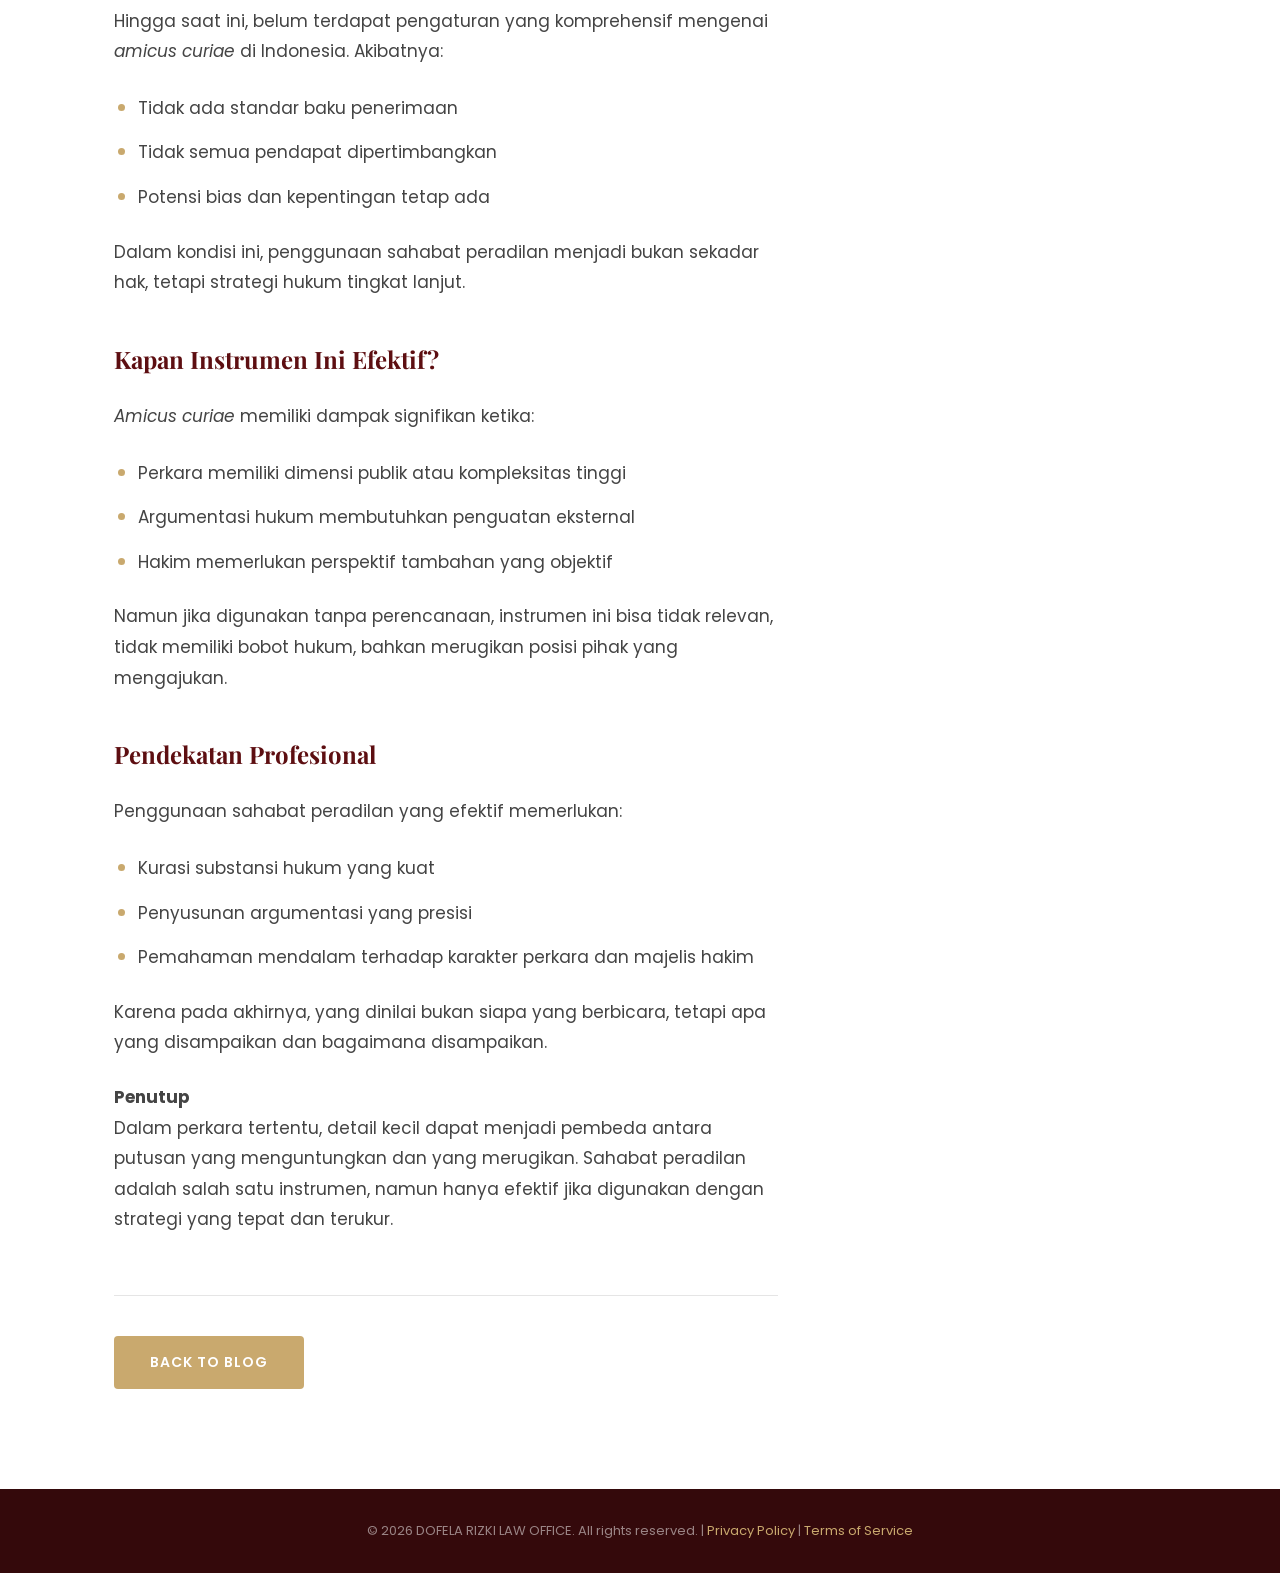
<file: blog/amicus-curiae-sahabat-peradilan-indonesia/index.html>
<!DOCTYPE html>
<html lang="id" prefix="og: http://ogp.me/ns#">

<head>
  <meta charset="UTF-8" />
  <meta name="viewport" content="width=device-width, initial-scale=1.0" />
  <title>Sahabat Peradilan (Amicus Curiae) | Balqis Maulina</title>
  <meta name="description"
    content="Memahami peran strategis amicus curiae atau sahabat peradilan dalam sistem hukum Indonesia dan cara menggunakannya secara efektif." />
  
  <!-- Favicon -->
  <link rel="icon" href="../../assets/logo.png" type="image/png">

  <!-- SEO Share Tags -->
  <meta property="og:url" content="https://balqismaulina.web.id/blog/amicus-curiae-sahabat-peradilan-indonesia/">
  <meta property="og:title" content="Sahabat Peradilan (Amicus Curiae) | Balqis Maulina">
  <meta property="og:description" content="Memahami peran strategis amicus curiae atau sahabat peradilan dalam sistem hukum Indonesia dan cara menggunakannya secara efektif.">
  <meta property="og:image" content="https://balqismaulina.web.id/assets/blog/artikel 2.jpeg">
  <meta property="og:type" content="article">
  <meta name="twitter:card" content="summary_large_image">
  <meta name="twitter:image" content="https://balqismaulina.web.id/assets/profile.png">

  <link
    href="https://fonts.googleapis.com/css2?family=Playfair+Display:wght@400;500;600;700&family=Poppins:wght@300;400;500;600;700&display=swap"
    rel="stylesheet" />
  <link rel="stylesheet" href="../../style.css" />
</head>

<body>

  <!-- NAVBAR -->
  <nav id="navbar" class="scrolled">
    <div class="container">
      <a href="../../" class="logo">Balqis Maulina<span>.</span></a>
      <ul class="nav-links" id="navLinks">
        <li><a href="../../#about">About</a></li>
        <li><a href="../../#practice">Practice</a></li>
        <li><a href="../../#experience">Experience</a></li>
        <li><a href="../../#services">Services</a></li>
        <li><a href="../../#blog" class="active-link">Blog</a></li>
        <li><a href="../../#testimonials">Testimonials</a></li>
        <li><a href="../../#contact">Contact</a></li>
      </ul>
      <button class="menu-toggle" id="menuToggle" aria-label="Toggle menu">
        <span></span><span></span><span></span>
      </button>
    </div>
  </nav>

  <header class="blog-post-header">
    <div class="container fade-in">
      <p class="section-label">Civil Law</p>
      <h1>Sahabat Peradilan (Amicus Curiae): Instrumen Strategis yang Sering Disalahpahami</h1>
      <div class="post-meta-detailed">
        <span>By Balqis Maulina</span>
        <span>•</span>
        <span>Malang, April 18, 2026</span>
        <span>•</span>
        <span>7 Min Read</span>
      </div>
    </div>
  </header>

  <article class="blog-post-content">
    <div class="container">
      <div class="blog-detail-grid">
        <main class="post-main">
          <div class="featured-image-container fade-in">
            <img src="../../assets/blog/artikel 2.jpeg" alt="Amicus Curiae">
          </div>

          <div class="post-body fade-in">
            <p>Dalam perkara tertentu, putusan hakim tidak hanya berdampak pada para pihak tetapi juga pada masyarakat luas. Di sinilah konsep <i>amicus curiae</i> atau sahabat peradilan mulai memainkan peran. Namun dalam praktik di Indonesia, mekanisme ini sering digunakan tanpa strategi yang tepat.</p>

            <h2>Lebih Dari Sekadar Opini</h2>
            <p>Sahabat peradilan bukan sekadar pihak luar yang memberikan pendapat. Ia adalah:</p>
            <ul>
                <li>Instrumen untuk memengaruhi perspektif hakim</li>
                <li>Sarana memperkaya argumentasi hukum</li>
                <li>Upaya menjaga kualitas putusan</li>
            </ul>
            <p>Tetapi tanpa pendekatan yang tepat, ia hanya akan menjadi dokumen yang diabaikan.</p>

            <h2>Ruang Abu-Abu dalam Sistem Hukum</h2>
            <p>Hingga saat ini, belum terdapat pengaturan yang komprehensif mengenai <i>amicus curiae</i> di Indonesia. Akibatnya:</p>
            <ul>
                <li>Tidak ada standar baku penerimaan</li>
                <li>Tidak semua pendapat dipertimbangkan</li>
                <li>Potensi bias dan kepentingan tetap ada</li>
            </ul>
            <p>Dalam kondisi ini, penggunaan sahabat peradilan menjadi bukan sekadar hak, tetapi strategi hukum tingkat lanjut.</p>

            <h2>Kapan Instrumen Ini Efektif?</h2>
            <p><i>Amicus curiae</i> memiliki dampak signifikan ketika:</p>
            <ul>
                <li>Perkara memiliki dimensi publik atau kompleksitas tinggi</li>
                <li>Argumentasi hukum membutuhkan penguatan eksternal</li>
                <li>Hakim memerlukan perspektif tambahan yang objektif</li>
            </ul>
            <p>Namun jika digunakan tanpa perencanaan, instrumen ini bisa tidak relevan, tidak memiliki bobot hukum, bahkan merugikan posisi pihak yang mengajukan.</p>

            <h2>Pendekatan Profesional</h2>
            <p>Penggunaan sahabat peradilan yang efektif memerlukan:</p>
            <ul>
                <li>Kurasi substansi hukum yang kuat</li>
                <li>Penyusunan argumentasi yang presisi</li>
                <li>Pemahaman mendalam terhadap karakter perkara dan majelis hakim</li>
            </ul>
            <p>Karena pada akhirnya, yang dinilai bukan siapa yang berbicara, tetapi apa yang disampaikan dan bagaimana disampaikan.</p>

            <p><strong>Penutup</strong><br>
            Dalam perkara tertentu, detail kecil dapat menjadi pembeda antara putusan yang menguntungkan dan yang merugikan. Sahabat peradilan adalah salah satu instrumen, namun hanya efektif jika digunakan dengan strategi yang tepat dan terukur.</p>



            <div class="back-btn-container">
              <a href="../../#blog" class="btn btn-gold">Back to Blog</a>
            </div>
          </div>
        </main>

        <aside class="blog-sidebar fade-in">
          <!-- Author Widget -->
          <div class="sidebar-widget author-widget">
            <img src="../../assets/profile.png" alt="Balqis Maulina" class="author-avatar">
            <h4>Balqis Maulina</h4>
            <span>Attorney at Law</span>
            <p>Berpengalaman lebih dari 5 tahun dalam menangani kasus litigasi korporat dan pidana. Berkomitmen untuk
              memberikan keadilan bagi setiap klien.</p>
          </div>

          <!-- Recent Posts Widget -->
          <div class="sidebar-widget">
            <h4 class="widget-title">Related Insights</h4>
            <div class="recent-posts-list">
              <a href="../perubahan-hukum-kuhp-kuhap-baru/" class="recent-post-link">
                <div class="recent-post-item">
                  <img src="../../assets/blog/artikel 1.webp" class="rp-img" alt="KUHP & KUHAP Baru">
                  <div class="rp-content">
                    <h5>KUHP & KUHAP Baru</h5>
                    <span>Malang, April 4, 2026</span>
                  </div>
                </div>
              </a>
              <a href="../restorative-justice-solusi-damai-risiko/" class="recent-post-link">
                <div class="recent-post-item">
                  <img src="../../assets/blog/restorative-justice.png" class="rp-img" alt="Restorative Justice">
                  <div class="rp-content">
                    <h5>Restorative Justice</h5>
                    <span>Malang, May 2, 2026</span>
                  </div>
                </div>
              </a>
            </div>
          </div>
        </aside>
      </div>
    </div>
  </article>

  <footer>
    <div class="container">
      <p>&copy; 2026 DOFELA RIZKI LAW OFFICE. All rights reserved. | <a href="#">Privacy Policy</a> | <a href="#">Terms
          of Service</a></p>
    </div>
  </footer>

  <script src="../../script.js"></script>
</body>

</html>
</file>
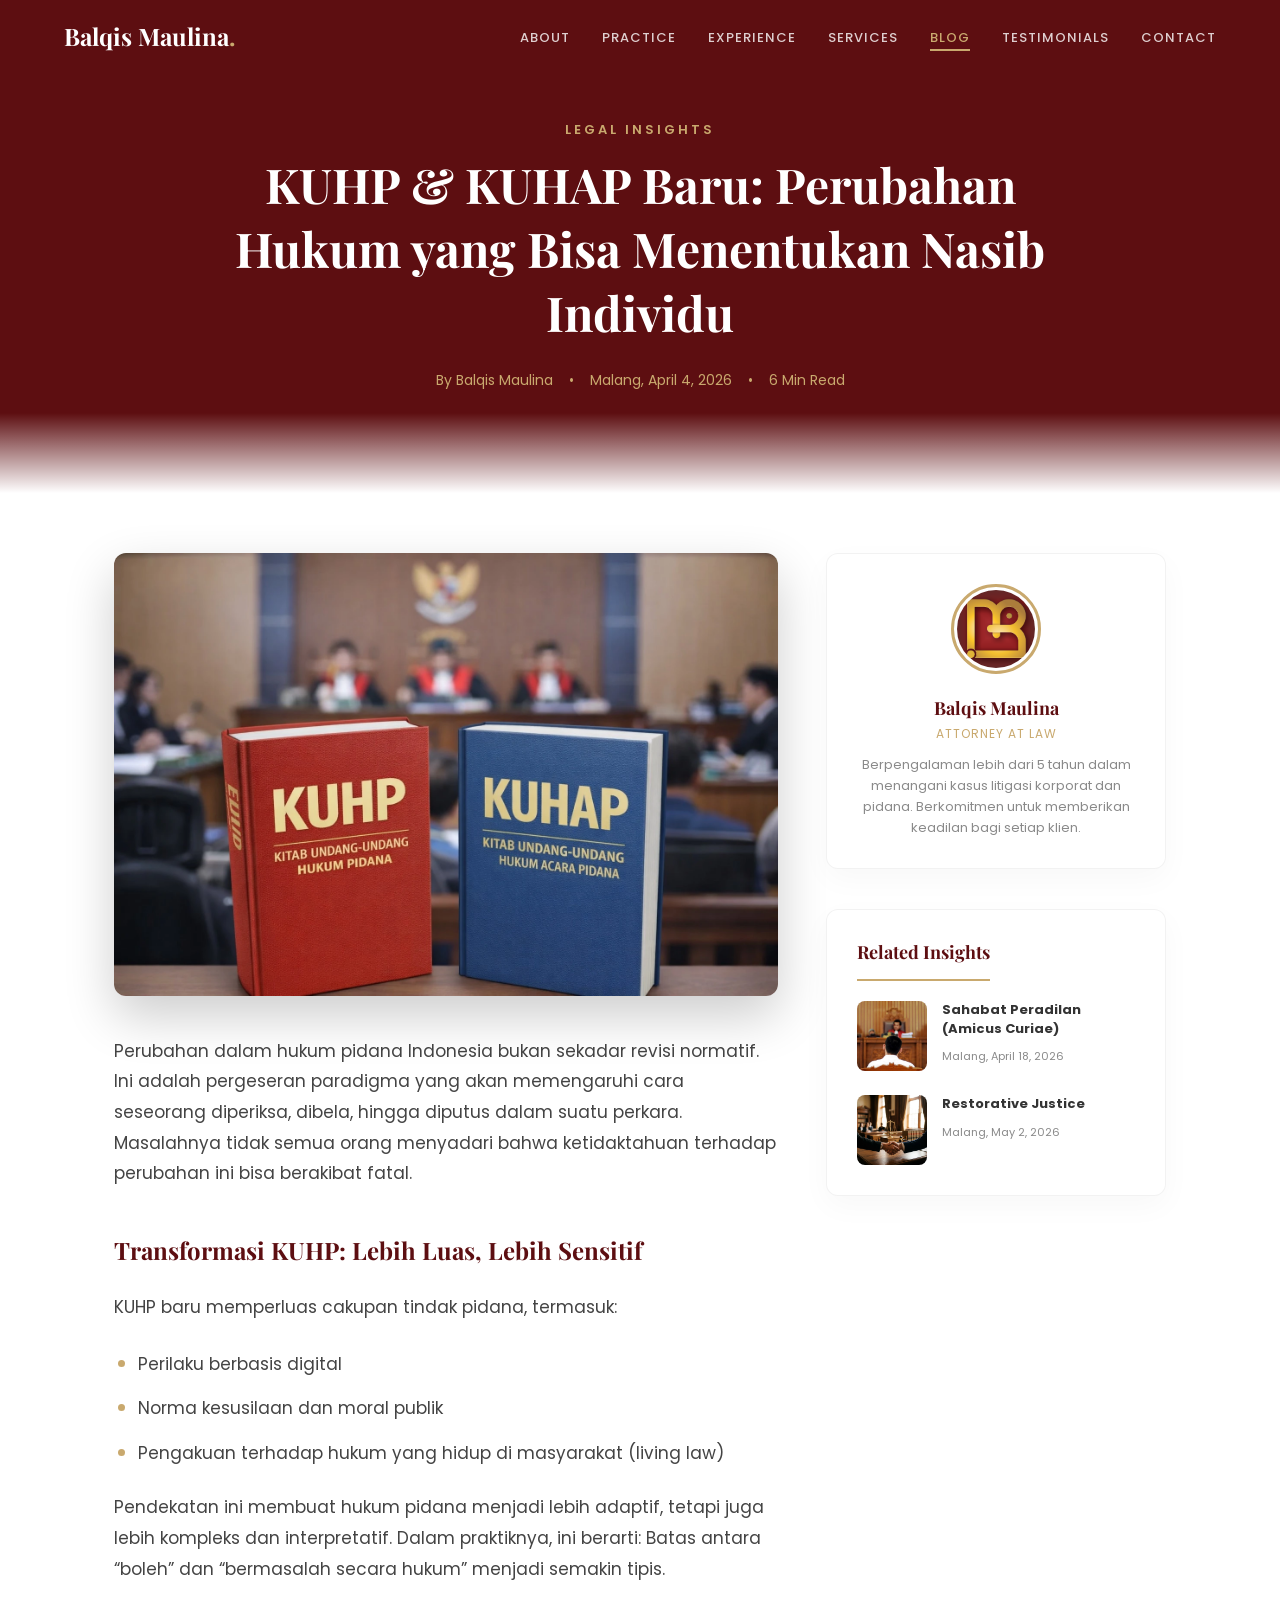
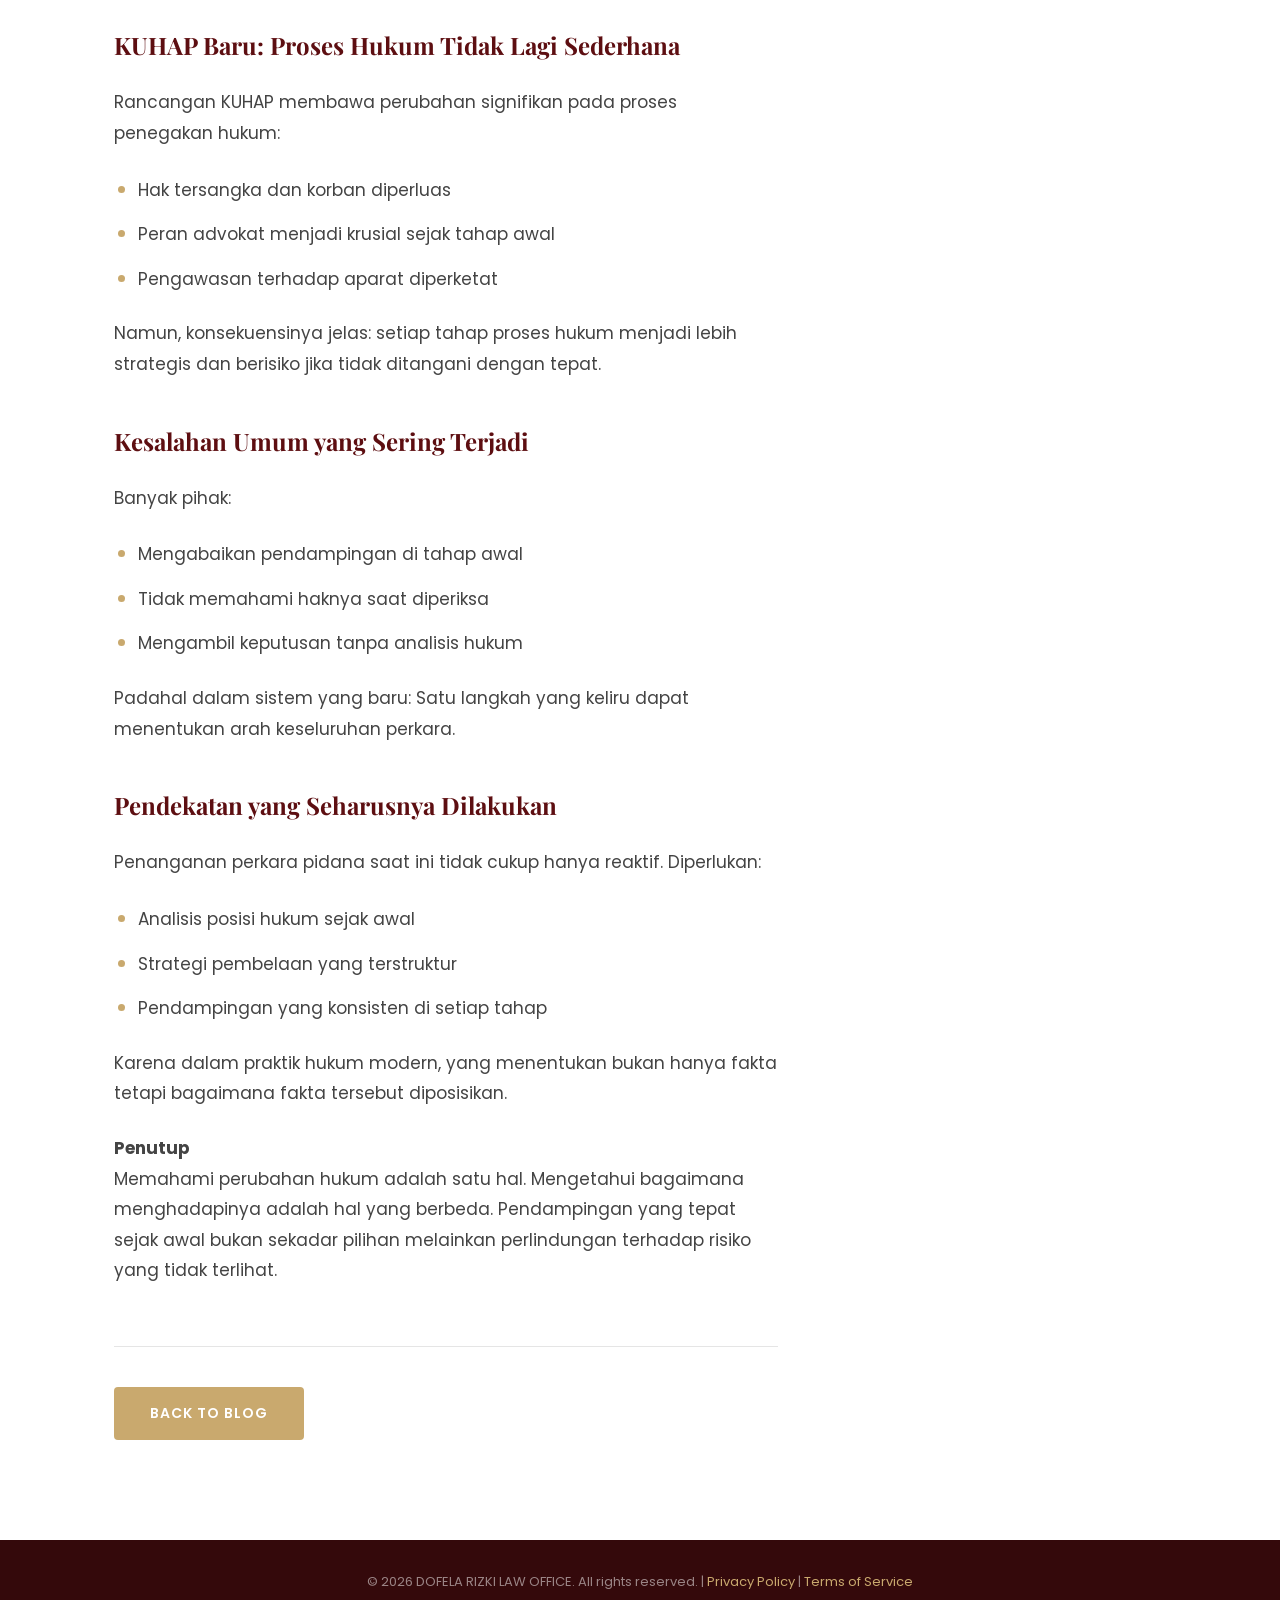
<file: blog/perubahan-hukum-kuhp-kuhap-baru/index.html>
<!DOCTYPE html>
<html lang="id" prefix="og: http://ogp.me/ns#">

<head>
  <meta charset="UTF-8" />
  <meta name="viewport" content="width=device-width, initial-scale=1.0" />
  <title>KUHP & KUHAP Baru: Perubahan Hukum | Balqis Maulina</title>
  <meta name="description"
    content="Memahami perubahan signifikan dalam KUHP & KUHAP baru di Indonesia dan bagaimana hal tersebut memengaruhi nasib individu." />
  
  <!-- Favicon -->
  <link rel="icon" href="../../assets/logo.png" type="image/png">

  <!-- SEO Share Tags -->
  <meta property="og:url" content="https://balqismaulina.web.id/blog/perubahan-hukum-kuhp-kuhap-baru/">
  <meta property="og:title" content="KUHP & KUHAP Baru: Perubahan Hukum | Balqis Maulina">
  <meta property="og:description" content="Memahami perubahan signifikan dalam KUHP & KUHAP baru di Indonesia dan bagaimana hal tersebut memengaruhi nasib individu.">
  <meta property="og:image" content="https://balqismaulina.web.id/assets/blog/artikel 1.webp">
  <meta property="og:type" content="article">
  <meta name="twitter:card" content="summary_large_image">
  <meta name="twitter:image" content="https://balqismaulina.web.id/assets/profile.png">

  <link
    href="https://fonts.googleapis.com/css2?family=Playfair+Display:wght@400;500;600;700&family=Poppins:wght@300;400;500;600;700&display=swap"
    rel="stylesheet" />
  <link rel="stylesheet" href="../../style.css" />
</head>

<body>

  <!-- NAVBAR -->
  <nav id="navbar" class="scrolled">
    <div class="container">
      <a href="../../" class="logo">Balqis Maulina<span>.</span></a>
      <ul class="nav-links" id="navLinks">
        <li><a href="../../#about">About</a></li>
        <li><a href="../../#practice">Practice</a></li>
        <li><a href="../../#experience">Experience</a></li>
        <li><a href="../../#services">Services</a></li>
        <li><a href="../../#blog" class="active-link">Blog</a></li>
        <li><a href="../../#testimonials">Testimonials</a></li>
        <li><a href="../../#contact">Contact</a></li>
      </ul>
      <button class="menu-toggle" id="menuToggle" aria-label="Toggle menu">
        <span></span><span></span><span></span>
      </button>
    </div>
  </nav>

  <header class="blog-post-header">
    <div class="container fade-in">
      <p class="section-label">Legal Insights</p>
      <h1>KUHP & KUHAP Baru: Perubahan Hukum yang Bisa Menentukan Nasib Individu</h1>
      <div class="post-meta-detailed">
        <span>By Balqis Maulina</span>
        <span>•</span>
        <span>Malang, April 4, 2026</span>
        <span>•</span>
        <span>6 Min Read</span>
      </div>
    </div>
  </header>

  <article class="blog-post-content">
    <div class="container">
      <div class="blog-detail-grid">
        <main class="post-main">
          <div class="featured-image-container fade-in">
            <img src="../../assets/blog/artikel 1.webp" alt="KUHP & KUHAP Baru">
          </div>

          <div class="post-body fade-in">
            <p>Perubahan dalam hukum pidana Indonesia bukan sekadar revisi normatif. Ini adalah pergeseran paradigma yang akan memengaruhi cara seseorang diperiksa, dibela, hingga diputus dalam suatu perkara. Masalahnya tidak semua orang menyadari bahwa ketidaktahuan terhadap perubahan ini bisa berakibat fatal.</p>

            <h2>Transformasi KUHP: Lebih Luas, Lebih Sensitif</h2>
            <p>KUHP baru memperluas cakupan tindak pidana, termasuk:</p>
            <ul>
                <li>Perilaku berbasis digital</li>
                <li>Norma kesusilaan dan moral publik</li>
                <li>Pengakuan terhadap hukum yang hidup di masyarakat (living law)</li>
            </ul>
            <p>Pendekatan ini membuat hukum pidana menjadi lebih adaptif, tetapi juga lebih kompleks dan interpretatif. Dalam praktiknya, ini berarti: Batas antara “boleh” dan “bermasalah secara hukum” menjadi semakin tipis.</p>

            <h2>KUHAP Baru: Proses Hukum Tidak Lagi Sederhana</h2>
            <p>Rancangan KUHAP membawa perubahan signifikan pada proses penegakan hukum:</p>
            <ul>
                <li>Hak tersangka dan korban diperluas</li>
                <li>Peran advokat menjadi krusial sejak tahap awal</li>
                <li>Pengawasan terhadap aparat diperketat</li>
            </ul>
            <p>Namun, konsekuensinya jelas: setiap tahap proses hukum menjadi lebih strategis dan berisiko jika tidak ditangani dengan tepat.</p>

            <h2>Kesalahan Umum yang Sering Terjadi</h2>
            <p>Banyak pihak:</p>
            <ul>
                <li>Mengabaikan pendampingan di tahap awal</li>
                <li>Tidak memahami haknya saat diperiksa</li>
                <li>Mengambil keputusan tanpa analisis hukum</li>
            </ul>
            <p>Padahal dalam sistem yang baru: Satu langkah yang keliru dapat menentukan arah keseluruhan perkara.</p>

            <h2>Pendekatan yang Seharusnya Dilakukan</h2>
            <p>Penanganan perkara pidana saat ini tidak cukup hanya reaktif. Diperlukan:</p>
            <ul>
                <li>Analisis posisi hukum sejak awal</li>
                <li>Strategi pembelaan yang terstruktur</li>
                <li>Pendampingan yang konsisten di setiap tahap</li>
            </ul>
            <p>Karena dalam praktik hukum modern, yang menentukan bukan hanya fakta tetapi bagaimana fakta tersebut diposisikan.</p>

            <p><strong>Penutup</strong><br>
            Memahami perubahan hukum adalah satu hal. Mengetahui bagaimana menghadapinya adalah hal yang berbeda. Pendampingan yang tepat sejak awal bukan sekadar pilihan melainkan perlindungan terhadap risiko yang tidak terlihat.</p>

            <div class="back-btn-container">
              <a href="../../#blog" class="btn btn-gold">Back to Blog</a>
            </div>
          </div>
        </main>

        <aside class="blog-sidebar fade-in">
          <!-- Author Widget -->
          <div class="sidebar-widget author-widget">
            <img src="../../assets/profile.png" alt="Balqis Maulina" class="author-avatar">
            <h4>Balqis Maulina</h4>
            <span>Attorney at Law</span>
            <p>Berpengalaman lebih dari 5 tahun dalam menangani kasus litigasi korporat dan pidana. Berkomitmen untuk
              memberikan keadilan bagi setiap klien.</p>
          </div>

          <!-- Recent Posts Widget -->
          <div class="sidebar-widget">
            <h4 class="widget-title">Related Insights</h4>
            <div class="recent-posts-list">
              <a href="../amicus-curiae-sahabat-peradilan-indonesia/" class="recent-post-link">
                <div class="recent-post-item">
                  <img src="../../assets/blog/artikel 2.jpeg" class="rp-img" alt="Amicus Curiae">
                  <div class="rp-content">
                    <h5>Sahabat Peradilan (Amicus Curiae)</h5>
                    <span>Malang, April 18, 2026</span>
                  </div>
                </div>
              </a>
              <a href="../restorative-justice-solusi-damai-risiko/" class="recent-post-link">
                <div class="recent-post-item">
                  <img src="../../assets/blog/restorative-justice.png" class="rp-img" alt="Restorative Justice">
                  <div class="rp-content">
                    <h5>Restorative Justice</h5>
                    <span>Malang, May 2, 2026</span>
                  </div>
                </div>
              </a>
            </div>
          </div>
        </aside>
      </div>
    </div>
  </article>

  <footer>
    <div class="container">
      <p>&copy; 2026 DOFELA RIZKI LAW OFFICE. All rights reserved. | <a href="#">Privacy Policy</a> | <a href="#">Terms
          of Service</a></p>
    </div>
  </footer>

  <script src="../../script.js"></script>
</body>

</html>
</file>
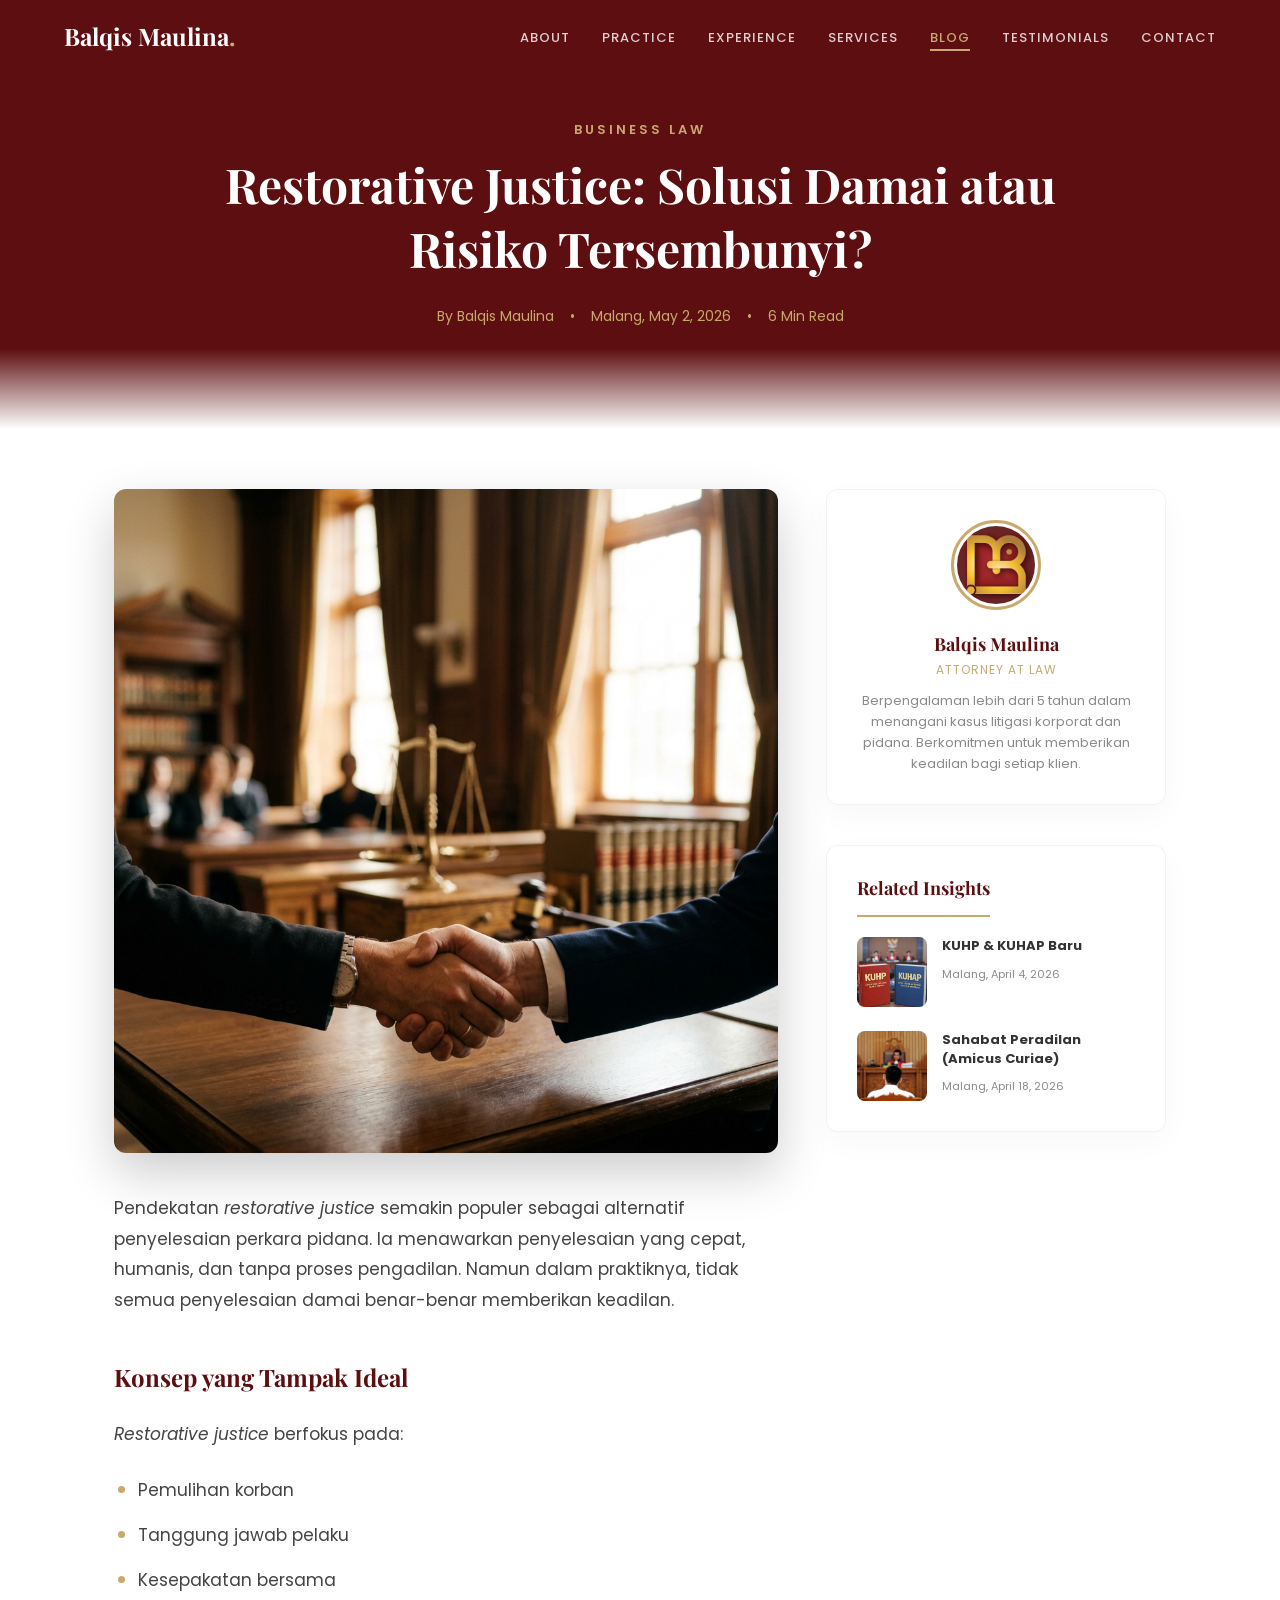
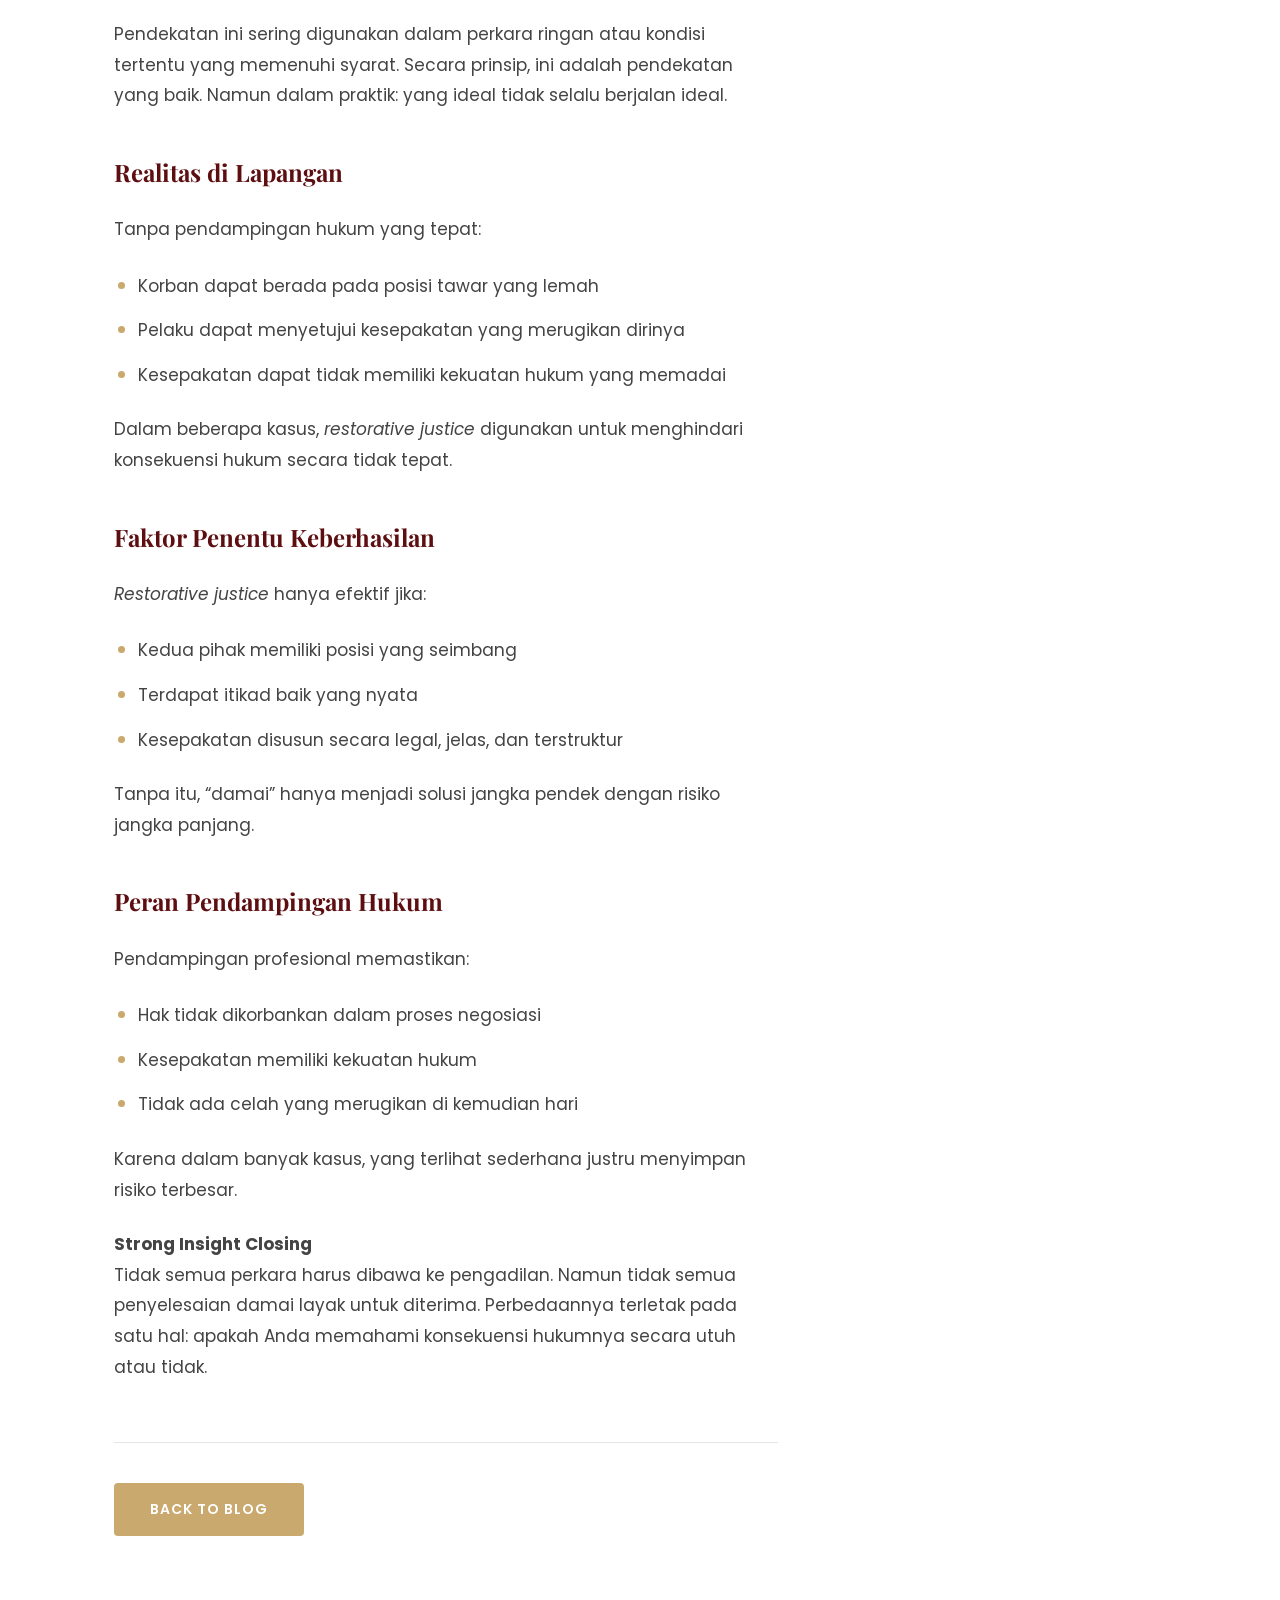
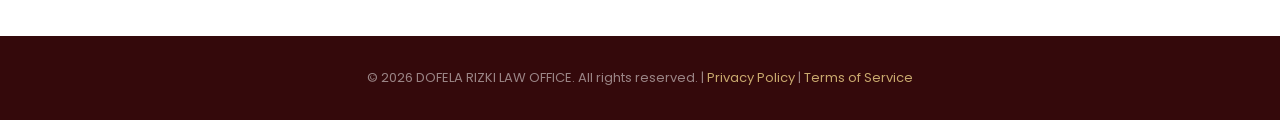
<file: blog/restorative-justice-solusi-damai-risiko/index.html>
<!DOCTYPE html>
<html lang="id" prefix="og: http://ogp.me/ns#">

<head>
  <meta charset="UTF-8" />
  <meta name="viewport" content="width=device-width, initial-scale=1.0" />
  <title>Restorative Justice: Solusi Damai atau Risiko? | Balqis Maulina</title>
  <meta name="description"
    content="Menganalisis efektivitas restorative justice sebagai solusi hukum damai di Indonesia dan risiko yang perlu diwaspadai." />
  
  <!-- Favicon -->
  <link rel="icon" href="../../assets/logo.png" type="image/png">

  <!-- SEO Share Tags -->
  <meta property="og:url" content="https://balqismaulina.web.id/blog/restorative-justice-solusi-damai-risiko/">
  <meta property="og:title" content="Restorative Justice: Solusi Damai atau Risiko? | Balqis Maulina">
  <meta property="og:description" content="Menganalisis efektivitas restorative justice sebagai solusi hukum damai di Indonesia dan risiko yang perlu diwaspadai.">
  <meta property="og:image" content="https://balqismaulina.web.id/assets/blog/restorative-justice.png">
  <meta property="og:type" content="article">
  <meta name="twitter:card" content="summary_large_image">
  <meta name="twitter:image" content="https://balqismaulina.web.id/assets/profile.png">

  <link
    href="https://fonts.googleapis.com/css2?family=Playfair+Display:wght@400;500;600;700&family=Poppins:wght@300;400;500;600;700&display=swap"
    rel="stylesheet" />
  <link rel="stylesheet" href="../../style.css" />
</head>

<body>

  <!-- NAVBAR -->
  <nav id="navbar" class="scrolled">
    <div class="container">
      <a href="../../" class="logo">Balqis Maulina<span>.</span></a>
      <ul class="nav-links" id="navLinks">
        <li><a href="../../#about">About</a></li>
        <li><a href="../../#practice">Practice</a></li>
        <li><a href="../../#experience">Experience</a></li>
        <li><a href="../../#services">Services</a></li>
        <li><a href="../../#blog" class="active-link">Blog</a></li>
        <li><a href="../../#testimonials">Testimonials</a></li>
        <li><a href="../../#contact">Contact</a></li>
      </ul>
      <button class="menu-toggle" id="menuToggle" aria-label="Toggle menu">
        <span></span><span></span><span></span>
      </button>
    </div>
  </nav>

  <header class="blog-post-header">
    <div class="container fade-in">
      <p class="section-label">Business Law</p>
      <h1>Restorative Justice: Solusi Damai atau Risiko Tersembunyi?</h1>
      <div class="post-meta-detailed">
        <span>By Balqis Maulina</span>
        <span>•</span>
        <span>Malang, May 2, 2026</span>
        <span>•</span>
        <span>6 Min Read</span>
      </div>
    </div>
  </header>

  <article class="blog-post-content">
    <div class="container">
      <div class="blog-detail-grid">
        <main class="post-main">
          <div class="featured-image-container fade-in">
            <img src="../../assets/blog/restorative-justice.png" alt="Restorative Justice">
          </div>

          <div class="post-body fade-in">
            <p>Pendekatan <i>restorative justice</i> semakin populer sebagai alternatif penyelesaian perkara pidana. Ia menawarkan penyelesaian yang cepat, humanis, dan tanpa proses pengadilan. Namun dalam praktiknya, tidak semua penyelesaian damai benar-benar memberikan keadilan.</p>

            <h2>Konsep yang Tampak Ideal</h2>
            <p><i>Restorative justice</i> berfokus pada:</p>
            <ul>
                <li>Pemulihan korban</li>
                <li>Tanggung jawab pelaku</li>
                <li>Kesepakatan bersama</li>
            </ul>
            <p>Pendekatan ini sering digunakan dalam perkara ringan atau kondisi tertentu yang memenuhi syarat. Secara prinsip, ini adalah pendekatan yang baik. Namun dalam praktik: yang ideal tidak selalu berjalan ideal.</p>

            <h2>Realitas di Lapangan</h2>
            <p>Tanpa pendampingan hukum yang tepat:</p>
            <ul>
                <li>Korban dapat berada pada posisi tawar yang lemah</li>
                <li>Pelaku dapat menyetujui kesepakatan yang merugikan dirinya</li>
                <li>Kesepakatan dapat tidak memiliki kekuatan hukum yang memadai</li>
            </ul>
            <p>Dalam beberapa kasus, <i>restorative justice</i> digunakan untuk menghindari konsekuensi hukum secara tidak tepat.</p>

            <h2>Faktor Penentu Keberhasilan</h2>
            <p><i>Restorative justice</i> hanya efektif jika:</p>
            <ul>
                <li>Kedua pihak memiliki posisi yang seimbang</li>
                <li>Terdapat itikad baik yang nyata</li>
                <li>Kesepakatan disusun secara legal, jelas, dan terstruktur</li>
            </ul>
            <p>Tanpa itu, “damai” hanya menjadi solusi jangka pendek dengan risiko jangka panjang.</p>

            <h2>Peran Pendampingan Hukum</h2>
            <p>Pendampingan profesional memastikan:</p>
            <ul>
                <li>Hak tidak dikorbankan dalam proses negosiasi</li>
                <li>Kesepakatan memiliki kekuatan hukum</li>
                <li>Tidak ada celah yang merugikan di kemudian hari</li>
            </ul>
            <p>Karena dalam banyak kasus, yang terlihat sederhana justru menyimpan risiko terbesar.</p>

            <p><strong>Strong Insight Closing</strong><br>
            Tidak semua perkara harus dibawa ke pengadilan. Namun tidak semua penyelesaian damai layak untuk diterima. Perbedaannya terletak pada satu hal: apakah Anda memahami konsekuensi hukumnya secara utuh atau tidak.</p>

            <div class="back-btn-container">
              <a href="../../#blog" class="btn btn-gold">Back to Blog</a>
            </div>
          </div>
        </main>

        <aside class="blog-sidebar fade-in">
          <!-- Author Widget -->
          <div class="sidebar-widget author-widget">
            <img src="../../assets/profile.png" alt="Balqis Maulina" class="author-avatar">
            <h4>Balqis Maulina</h4>
            <span>Attorney at Law</span>
            <p>Berpengalaman lebih dari 5 tahun dalam menangani kasus litigasi korporat dan pidana. Berkomitmen untuk
              memberikan keadilan bagi setiap klien.</p>
          </div>

          <!-- Recent Posts Widget -->
          <div class="sidebar-widget">
            <h4 class="widget-title">Related Insights</h4>
            <div class="recent-posts-list">
              <a href="../perubahan-hukum-kuhp-kuhap-baru/" class="recent-post-link">
                <div class="recent-post-item">
                  <img src="../../assets/blog/artikel 1.webp" class="rp-img" alt="KUHP & KUHAP Baru">
                  <div class="rp-content">
                    <h5>KUHP & KUHAP Baru</h5>
                    <span>Malang, April 4, 2026</span>
                  </div>
                </div>
              </a>
              <a href="../amicus-curiae-sahabat-peradilan-indonesia/" class="recent-post-link">
                <div class="recent-post-item">
                  <img src="../../assets/blog/artikel 2.jpeg" class="rp-img" alt="Amicus Curiae">
                  <div class="rp-content">
                    <h5>Sahabat Peradilan (Amicus Curiae)</h5>
                    <span>Malang, April 18, 2026</span>
                  </div>
                </div>
              </a>
            </div>
          </div>
        </aside>
      </div>
    </div>
  </article>

  <footer>
    <div class="container">
      <p>&copy; 2026 DOFELA RIZKI LAW OFFICE. All rights reserved. | <a href="#">Privacy Policy</a> | <a href="#">Terms
          of Service</a></p>
    </div>
  </footer>

  <script src="../../script.js"></script>
</body>

</html>
</file>
<file: style.css>
/* =============================================
   LAWYER PORTFOLIO — STYLE.CSS
   Color Palette: Maroon (#5D0E11) + Gold (#C9A96E)
   ============================================= */

/* =============================================
   PRELOADER
   ============================================= */
.preloader {
  position: fixed;
  inset: 0;
  background: #5d0e11;
  z-index: 99999;
  display: flex;
  align-items: center;
  justify-content: center;
  transition: opacity 0.6s ease, visibility 0.6s ease;
}

.preloader.hidden {
  opacity: 0;
  visibility: hidden;
  pointer-events: none;
}

.preloader-content {
  text-align: center;
  animation: preloaderFadeIn 0.8s ease;
}

@keyframes preloaderFadeIn {
  from { opacity: 0; transform: translateY(20px); }
  to { opacity: 1; transform: translateY(0); }
}

/* Scales animation */
.preloader-scales {
  margin-bottom: 24px;
}

.preloader-scales svg {
  filter: drop-shadow(0 4px 12px rgba(201, 169, 110, 0.3));
}

.scale-beam {
  transform-origin: 60px 35px;
  animation: scaleSwing 1.8s ease-in-out infinite;
}

.scale-pan-left {
  animation: panLeft 1.8s ease-in-out infinite;
}

.scale-pan-right {
  animation: panRight 1.8s ease-in-out infinite;
}

@keyframes scaleSwing {
  0%, 100% { transform: rotate(0deg); }
  25% { transform: rotate(8deg); }
  75% { transform: rotate(-8deg); }
}

@keyframes panLeft {
  0%, 100% { transform: translateY(0); }
  25% { transform: translateY(6px); }
  75% { transform: translateY(-6px); }
}

@keyframes panRight {
  0%, 100% { transform: translateY(0); }
  25% { transform: translateY(-6px); }
  75% { transform: translateY(6px); }
}

/* Logo */
.preloader-logo {
  font-family: "Playfair Display", serif;
  font-size: 32px;
  font-weight: 700;
  color: #FFFFFF;
  letter-spacing: 2px;
  margin-bottom: 6px;
}

.preloader-logo span {
  color: #C9A96E;
}

/* Tagline */
.preloader-tagline {
  font-family: "Poppins", sans-serif;
  font-size: 12px;
  font-weight: 400;
  color: rgba(201, 169, 110, 0.7);
  text-transform: uppercase;
  letter-spacing: 4px;
  margin-bottom: 28px;
}

/* Loading bar */
.preloader-bar {
  width: 180px;
  height: 3px;
  background: rgba(255, 255, 255, 0.1);
  border-radius: 3px;
  margin: 0 auto;
  overflow: hidden;
}

.preloader-bar-fill {
  height: 100%;
  width: 0%;
  background: linear-gradient(90deg, #C9A96E, #D4B97E);
  border-radius: 3px;
  animation: barLoad 2s ease-in-out forwards;
}

@keyframes barLoad {
  0% { width: 0%; }
  30% { width: 40%; }
  60% { width: 70%; }
  100% { width: 100%; }
}

/* === RESET & VARIABLES === */
* {
  margin: 0;
  padding: 0;
  box-sizing: border-box;
}

:root {
  --maroon: #5d0e11;
  --maroon-light: #7a1216;
  --gold: #c9a96e;
  --gold-light: #d4b97e;
  --white: #ffffff;
  --off-white: #f8f6f3;
  --gray: #8a8a8a;
  --dark-gray: #333;
  --transition: all 0.3s cubic-bezier(0.4, 0, 0.2, 1);
}

html {
  scroll-behavior: smooth;
}

body {
  font-family: "Poppins", sans-serif;
  color: var(--dark-gray);
  background: var(--white);
  overflow-x: hidden;
}

h1,
h2,
h3,
h4 {
  font-family: "Playfair Display", serif;
  color: var(--maroon);
}

/* === LAYOUT === */
.container {
  max-width: 1200px;
  margin: 0 auto;
  padding: 0 24px;
}

.section {
  padding: 100px 0;
}

.section-label {
  font-family: "Poppins", sans-serif;
  font-size: 13px;
  font-weight: 600;
  letter-spacing: 3px;
  text-transform: uppercase;
  color: var(--gold);
  margin-bottom: 12px;
}

.section-title {
  font-size: clamp(28px, 4vw, 42px);
  margin-bottom: 16px;
  line-height: 1.2;
}

.section-subtitle {
  color: var(--gray);
  font-size: 16px;
  max-width: 600px;
  line-height: 1.7;
}

/* === ANIMATIONS === */
.fade-in {
  opacity: 0;
  transform: translateY(30px);
  transition:
    opacity 0.8s ease,
    transform 0.8s ease;
}

.fade-in.visible {
  opacity: 1;
  transform: translateY(0);
}

/* === BUTTONS === */
.btn {
  display: inline-flex;
  align-items: center;
  gap: 8px;
  padding: 14px 36px;
  font-family: "Poppins", sans-serif;
  font-size: 14px;
  font-weight: 600;
  letter-spacing: 1px;
  text-transform: uppercase;
  border: none;
  cursor: pointer;
  transition: var(--transition);
  text-decoration: none;
}

.btn-gold {
  background: var(--gold);
  color: var(--white);
  border-radius: 4px;
}

.btn-gold:hover {
  background: var(--gold-light);
  transform: translateY(-2px);
  box-shadow: 0 8px 25px rgba(201, 169, 110, 0.4);
}

.btn-outline {
  background: transparent;
  color: var(--white);
  border: 2px solid var(--gold);
  border-radius: 4px;
}

.btn-outline:hover {
  background: var(--gold);
  color: var(--white);
  transform: translateY(-2px);
}

/* =============================================
   NAVBAR
   ============================================= */
nav {
  position: fixed;
  top: 0;
  left: 0;
  right: 0;
  z-index: 1000;
  padding: 20px 0;
  transition: var(--transition);
}

nav.scrolled {
  background: rgba(93, 14, 17, 0.97);
  padding: 12px 0;
  backdrop-filter: blur(10px);
  box-shadow: 0 2px 20px rgba(0, 0, 0, 0.2);
}

nav .container {
  display: flex;
  justify-content: space-between;
  align-items: center;
}

.logo {
  font-family: "Playfair Display", serif;
  font-size: 24px;
  color: var(--white);
  text-decoration: none;
  font-weight: 700;
}

.logo span {
  color: var(--gold);
}

.nav-links {
  display: flex;
  gap: 32px;
  list-style: none;
}

.nav-links a {
  color: rgba(255, 255, 255, 0.8);
  text-decoration: none;
  font-size: 13px;
  font-weight: 500;
  letter-spacing: 1px;
  text-transform: uppercase;
  transition: var(--transition);
  position: relative;
}

.nav-links a::after {
  content: "";
  position: absolute;
  bottom: -4px;
  left: 0;
  width: 0;
  height: 2px;
  background: var(--gold);
  transition: var(--transition);
}

.nav-links a:hover,
.nav-links a.active {
  color: var(--gold);
}

.nav-links a:hover::after,
.nav-links a.active::after {
  width: 100%;
}

.menu-toggle {
  display: none;
  flex-direction: column;
  gap: 5px;
  cursor: pointer;
  background: none;
  border: none;
  padding: 5px;
}

.menu-toggle span {
  width: 25px;
  height: 2px;
  background: var(--white);
  transition: var(--transition);
}

/* =============================================
   HERO SECTION (Split Layout with Profile Photo)
   ============================================= */
.hero {
  min-height: 100vh;
  display: flex;
  align-items: center;
  position: relative;
  background:
    linear-gradient(135deg, rgba(93, 14, 17, 0.92), rgba(93, 14, 17, 0.8)),
    url("assets/hero-bg.png") center/cover no-repeat;
  color: var(--white);
}

.hero::after {
  content: "";
  position: absolute;
  bottom: -1px;
  left: 0;
  right: 0;
  height: 120px;
  background: linear-gradient(transparent, var(--white));
  z-index: 2;
}

.hero .container {
  display: flex;
  align-items: center;
  justify-content: space-between;
  gap: 60px;
}

.hero-content {
  position: relative;
  z-index: 1;
  max-width: 600px;
  flex: 1;
}

.hero-badge {
  display: inline-flex;
  align-items: center;
  gap: 8px;
  background: rgba(201, 169, 110, 0.15);
  border: 1px solid rgba(201, 169, 110, 0.3);
  padding: 8px 20px;
  border-radius: 50px;
  font-size: 13px;
  color: var(--gold);
  margin-bottom: 28px;
  backdrop-filter: blur(4px);
}

.hero h1 {
  font-size: clamp(36px, 5.5vw, 60px);
  line-height: 1.1;
  color: var(--white);
  margin-bottom: 20px;
}

.hero h1 span {
  color: var(--gold);
}

.hero p {
  font-size: 17px;
  color: rgba(255, 255, 255, 0.75);
  line-height: 1.8;
  margin-bottom: 36px;
  max-width: 540px;
}

.hero-buttons {
  display: flex;
  gap: 16px;
  flex-wrap: wrap;
}

.hero-stats {
  display: flex;
  gap: 48px;
  margin-top: 56px;
  padding-top: 36px;
  border-top: 1px solid rgba(255, 255, 255, 0.1);
}

.hero-stats .stat h3 {
  font-size: 36px;
  color: var(--gold);
  font-family: "Playfair Display", serif;
}

.hero-stats .stat p {
  font-size: 13px;
  color: rgba(255, 255, 255, 0.6);
  margin-top: 4px;
  text-transform: uppercase;
  letter-spacing: 1px;
}

/* Profile Photo in Hero */
.hero-profile {
  position: relative;
  z-index: 1;
  flex-shrink: 0;
}

.hero-profile-wrapper {
  position: relative;
  width: 380px;
  height: 380px;
}

.hero-profile-img {
  width: 100%;
  height: 100%;
  object-fit: cover;
  object-position: top center;
  border-radius: 50%;
  border: 4px solid var(--gold);
  box-shadow:
    0 0 0 8px rgba(201, 169, 110, 0.15),
    0 20px 60px rgba(0, 0, 0, 0.4);
  transition: var(--transition);
}

.hero-profile-img:hover {
  transform: scale(1.03);
  box-shadow:
    0 0 0 10px rgba(201, 169, 110, 0.2),
    0 25px 70px rgba(0, 0, 0, 0.5);
}

/* Decorative ring behind profile photo */
.hero-profile-wrapper::before {
  content: "";
  position: absolute;
  inset: -16px;
  border-radius: 50%;
  border: 2px dashed rgba(201, 169, 110, 0.25);
  animation: spin 30s linear infinite;
}

@keyframes spin {
  to {
    transform: rotate(360deg);
  }
}

/* Decorative accent badge */
.hero-profile-badge {
  position: absolute;
  bottom: 20px;
  right: 10px;
  width: 72px;
  height: 72px;
  background: var(--gold);
  border-radius: 50%;
  display: flex;
  align-items: center;
  justify-content: center;
  font-size: 28px;
  box-shadow: 0 8px 24px rgba(201, 169, 110, 0.4);
  border: 3px solid var(--white);
  z-index: 2;
}

/* =============================================
   ABOUT SECTION
   ============================================= */
.about {
  background: var(--white);
}

.about-grid {
  display: grid;
  grid-template-columns: 1fr 1fr;
  gap: 60px;
  align-items: center;
  margin-top: 48px;
}

.about-image {
  position: relative;
  border-radius: 8px;
  overflow: visible;
}

.about-image-placeholder {
  width: 100%;
  aspect-ratio: 4/5;
  background: linear-gradient(135deg, var(--maroon), var(--maroon-light));
  display: flex;
  align-items: center;
  justify-content: center;
  border-radius: 8px;
  font-size: 120px;
  position: relative;
  overflow: hidden;
}

.about-logo {
  width: 65%;
  max-width: 280px;
  height: auto;
  filter: drop-shadow(0 15px 30px rgba(0, 0, 0, 0.3));
  transition: var(--transition);
}

.about-image:hover .about-logo {
  transform: scale(1.05);
}

.about-image-placeholder::after {
  content: "";
  position: absolute;
  inset: 0;
  border: 2px solid rgba(201, 169, 110, 0.3);
  border-radius: 8px;
  pointer-events: none;
}

.about-accent {
  position: absolute;
  bottom: -12px;
  right: -12px;
  width: 120px;
  height: 120px;
  border: 3px solid var(--gold);
  border-radius: 8px;
  z-index: -1;
}

.about-text p {
  color: var(--gray);
  line-height: 1.8;
  margin-bottom: 20px;
  font-size: 15px;
}

.values {
  display: grid;
  grid-template-columns: 1fr 1fr;
  gap: 16px;
  margin-top: 28px;
}

.value-item {
  display: flex;
  align-items: center;
  gap: 10px;
  font-size: 14px;
  font-weight: 500;
  color: var(--maroon);
}

.value-item .icon {
  width: 36px;
  height: 36px;
  background: rgba(201, 169, 110, 0.12);
  border-radius: 50%;
  display: flex;
  align-items: center;
  justify-content: center;
  font-size: 16px;
  flex-shrink: 0;
}

/* =============================================
   PRACTICE AREAS
   ============================================= */
.practice {
  background: var(--off-white);
}

.practice-grid {
  display: grid;
  grid-template-columns: repeat(3, 1fr);
  gap: 24px;
  margin-top: 48px;
}

.practice-card {
  background: var(--white);
  padding: 40px 32px;
  border-radius: 8px;
  transition: var(--transition);
  border: 1px solid rgba(0, 0, 0, 0.05);
  position: relative;
  overflow: visible; /* Changed from hidden to allow ribbon to overflow */
}

.practice-card.core {
  border-color: rgba(201, 169, 110, 0.4);
}

/* Elegant Ribbon */
.core-ribbon {
  position: absolute;
  top: 16px;
  right: -8px;
  background: linear-gradient(135deg, var(--gold), var(--gold-light));
  color: var(--maroon);
  font-family: 'Poppins', sans-serif;
  font-size: 11px;
  font-weight: 700;
  text-transform: uppercase;
  letter-spacing: 1px;
  padding: 6px 16px;
  border-radius: 4px 0 0 4px;
  box-shadow: -2px 4px 10px rgba(0, 0, 0, 0.1);
  z-index: 10;
}

.core-ribbon::after {
  content: '';
  position: absolute;
  top: 100%;
  right: 0;
  width: 0;
  height: 0;
  border-top: 8px solid #9e8251;
  border-right: 8px solid transparent;
}

.practice-card::before {
  content: "";
  position: absolute;
  top: 0;
  left: 0;
  right: 0;
  height: 3px;
  background: var(--gold);
  transform: scaleX(0);
  transition: var(--transition);
  transform-origin: left;
}

.practice-card:hover {
  transform: translateY(-8px);
  box-shadow: 0 20px 40px rgba(93, 14, 17, 0.1);
}

.practice-card:hover::before {
  transform: scaleX(1);
}

.practice-card .card-icon {
  width: 56px;
  height: 56px;
  background: linear-gradient(135deg, var(--maroon), var(--maroon-light));
  border-radius: 12px;
  display: flex;
  align-items: center;
  justify-content: center;
  font-size: 24px;
  margin-bottom: 20px;
}

.practice-card h3 {
  font-size: 20px;
  margin-bottom: 10px;
}

.practice-card p {
  color: var(--gray);
  font-size: 14px;
  line-height: 1.7;
}

/* =============================================
   EXPERIENCE TIMELINE
   ============================================= */
.experience {
  background: var(--white);
}

.timeline {
  max-width: 700px;
  margin: 48px auto 0;
  position: relative;
  padding-left: 40px;
}

.timeline::before {
  content: "";
  position: absolute;
  left: 12px;
  top: 0;
  bottom: 0;
  width: 2px;
  background: linear-gradient(var(--gold), transparent);
}

.timeline-item {
  position: relative;
  margin-bottom: 40px;
  padding: 28px 32px;
  background: var(--off-white);
  border-radius: 8px;
  border-left: 3px solid var(--gold);
  transition: var(--transition);
}

.timeline-item:hover {
  transform: translateX(8px);
  box-shadow: 0 8px 24px rgba(0, 0, 0, 0.06);
}

.timeline-item::before {
  content: "";
  position: absolute;
  left: -47px;
  top: 32px;
  width: 14px;
  height: 14px;
  border-radius: 50%;
  background: var(--gold);
  border: 3px solid var(--white);
  box-shadow: 0 0 0 3px var(--gold);
}

.timeline-item .year {
  display: inline-block;
  background: var(--maroon);
  color: var(--gold);
  padding: 4px 14px;
  border-radius: 4px;
  font-size: 12px;
  font-weight: 600;
  margin-bottom: 12px;
}

.timeline-item h3 {
  font-size: 18px;
  margin-bottom: 4px;
}

.timeline-item h4 {
  font-size: 14px;
  color: var(--gold);
  font-family: "Poppins", sans-serif;
  font-weight: 500;
  margin-bottom: 8px;
}

.timeline-item p {
  color: var(--gray);
  font-size: 13px;
  line-height: 1.7;
}

/* =============================================
   SERVICES
   ============================================= */
.services {
  background: var(--maroon);
  color: var(--white);
}

.services .section-title {
  color: var(--white);
}

.services .section-subtitle {
  color: rgba(255, 255, 255, 0.6);
}

.services-grid {
  display: grid;
  grid-template-columns: repeat(4, 1fr);
  gap: 24px;
  margin-top: 48px;
}

.service-card {
  background: rgba(255, 255, 255, 0.05);
  border: 1px solid rgba(255, 255, 255, 0.08);
  padding: 36px 28px;
  border-radius: 8px;
  text-align: center;
  transition: var(--transition);
}

.service-card:hover {
  background: rgba(201, 169, 110, 0.12);
  border-color: rgba(201, 169, 110, 0.3);
  transform: translateY(-6px);
}

.service-card .s-icon {
  font-size: 36px;
  margin-bottom: 16px;
}

.service-card h3 {
  font-size: 18px;
  color: var(--white);
  margin-bottom: 10px;
  font-family: "Playfair Display", serif;
}

.service-card p {
  color: rgba(255, 255, 255, 0.55);
  font-size: 13px;
  line-height: 1.7;
}

/* =============================================
   EDUCATION & CERTIFICATIONS
   ============================================= */
.education {
  background: var(--off-white);
}

.edu-grid {
  display: grid;
  grid-template-columns: repeat(3, 1fr);
  gap: 24px;
  margin-top: 48px;
}

.edu-card {
  background: var(--white);
  padding: 36px;
  border-radius: 8px;
  border-top: 3px solid var(--gold);
  transition: var(--transition);
}

.edu-card:hover {
  transform: translateY(-4px);
  box-shadow: 0 12px 32px rgba(0, 0, 0, 0.08);
}

.edu-card .edu-icon {
  font-size: 32px;
  margin-bottom: 16px;
}

.edu-card h3 {
  font-size: 18px;
  margin-bottom: 6px;
}

.edu-card h4 {
  font-size: 14px;
  color: var(--gold);
  font-family: "Poppins", sans-serif;
  font-weight: 500;
  margin-bottom: 10px;
}

.edu-card p {
  color: var(--gray);
  font-size: 13px;
  line-height: 1.7;
}

/* =============================================
   TESTIMONIALS
   ============================================= */
.testimonials {
  background: var(--off-white);
}

.testimonial-grid {
  display: grid;
  grid-template-columns: repeat(3, 1fr);
  gap: 24px;
  margin-top: 48px;
}

.testimonial-card {
  background: var(--white);
  padding: 36px;
  border-radius: 8px;
  position: relative;
  transition: var(--transition);
  border: 1px solid rgba(0, 0, 0, 0.03);
}

.testimonial-card:hover {
  box-shadow: 0 12px 32px rgba(0, 0, 0, 0.08);
  transform: translateY(-4px);
}

.testimonial-card .quote {
  font-size: 48px;
  color: var(--gold);
  font-family: "Playfair Display", serif;
  line-height: 1;
  margin-bottom: 12px;
}

.testimonial-card p {
  color: var(--gray);
  font-size: 14px;
  line-height: 1.8;
  font-style: italic;
  margin-bottom: 20px;
}

.testimonial-card .client {
  display: flex;
  align-items: center;
  gap: 12px;
}

.testimonial-card .client-avatar {
  width: 44px;
  height: 44px;
  background: linear-gradient(135deg, var(--maroon), var(--maroon-light));
  border-radius: 50%;
  display: flex;
  align-items: center;
  justify-content: center;
  color: var(--gold);
  font-family: "Playfair Display", serif;
  font-size: 18px;
  font-weight: 700;
}

.testimonial-card .client-info h4 {
  font-size: 14px;
  color: var(--maroon);
}

.testimonial-card .client-info span {
  font-size: 12px;
  color: var(--gray);
}

.stars {
  color: var(--gold);
  font-size: 14px;
  margin-bottom: 12px;
}

/* =============================================
   CONTACT SECTION
   ============================================= */
.contact {
  background: var(--maroon);
  color: var(--white);
}

.contact .section-title {
  color: var(--white);
}

.contact .section-subtitle {
  color: rgba(255, 255, 255, 0.6);
}

.contact-grid {
  display: grid;
  grid-template-columns: 1fr 1fr;
  gap: 48px;
  margin-top: 48px;
}

.contact-info {
  display: flex;
  flex-direction: column;
  gap: 24px;
}

.contact-item {
  display: flex;
  align-items: flex-start;
  gap: 16px;
}

.contact-item .c-icon {
  width: 48px;
  height: 48px;
  background: rgba(201, 169, 110, 0.12);
  border-radius: 8px;
  display: flex;
  align-items: center;
  justify-content: center;
  font-size: 20px;
  flex-shrink: 0;
}

.contact-item h4 {
  font-size: 14px;
  color: var(--gold);
  margin-bottom: 4px;
  font-family: "Poppins", sans-serif;
}

.contact-item p,
.contact-item a {
  color: rgba(255, 255, 255, 0.7);
  font-size: 14px;
  text-decoration: none;
  line-height: 1.6;
}

.contact-item a:hover {
  color: var(--gold);
}

.contact-form {
  display: flex;
  flex-direction: column;
  gap: 16px;
}

.form-row {
  display: grid;
  grid-template-columns: 1fr 1fr;
  gap: 16px;
}

.contact-form input,
.contact-form textarea,
.contact-form select {
  width: 100%;
  padding: 14px 18px;
  background: rgba(255, 255, 255, 0.06);
  border: 1px solid rgba(255, 255, 255, 0.12);
  border-radius: 6px;
  color: var(--white);
  font-family: "Poppins", sans-serif;
  font-size: 14px;
  transition: var(--transition);
  outline: none;
}

.contact-form input::placeholder,
.contact-form textarea::placeholder {
  color: rgba(255, 255, 255, 0.35);
}

.contact-form input:focus,
.contact-form textarea:focus,
.contact-form select:focus {
  border-color: var(--gold);
  background: rgba(201, 169, 110, 0.06);
}

.contact-form textarea {
  resize: vertical;
  min-height: 120px;
}

.contact-form select option {
  background: var(--maroon);
  color: var(--white);
}

.form-success {
  display: none;
  background: rgba(201, 169, 110, 0.15);
  border: 1px solid var(--gold);
  padding: 16px 24px;
  border-radius: 8px;
  color: var(--gold);
  text-align: center;
  font-size: 14px;
}

.form-success.show {
  display: block;
}

/* =============================================
   FOOTER
   ============================================= */
footer {
  background: #34090b;
  color: rgba(255, 255, 255, 0.5);
  text-align: center;
  padding: 32px 0;
  font-size: 13px;
}

footer a {
  color: var(--gold);
  text-decoration: none;
}

/* =============================================
   RESPONSIVE DESIGN
   ============================================= */

/* --- Tablet --- */
@media (max-width: 992px) {
  .hero {
    padding-top: 100px;
    padding-bottom: 60px;
  }

  .hero .container {
    flex-direction: column-reverse;
    text-align: center;
    gap: 40px;
  }

  .hero-content {
    max-width: 100%;
  }

  .hero p {
    margin-left: auto;
    margin-right: auto;
  }

  .hero-buttons {
    justify-content: center;
  }

  .hero-stats {
    justify-content: center;
    gap: 36px;
  }

  .hero-profile-wrapper {
    width: 240px;
    height: 240px;
  }

  .hero-profile-wrapper::before {
    inset: -12px;
  }

  .hero-profile-badge {
    width: 52px;
    height: 52px;
    font-size: 20px;
    bottom: 12px;
    right: 4px;
  }

  .practice-grid,
  .services-grid,
  .edu-grid,
  .testimonial-grid {
    grid-template-columns: repeat(2, 1fr);
  }

  .about-grid,
  .contact-grid {
    grid-template-columns: 1fr;
  }
}

/* --- Mobile --- */
@media (max-width: 768px) {
  .nav-links {
    position: fixed;
    top: 0;
    right: -100%;
    width: 280px;
    height: 100vh;
    background: var(--maroon);
    flex-direction: column;
    padding: 80px 40px;
    gap: 24px;
    transition: var(--transition);
    box-shadow: -5px 0 30px rgba(0, 0, 0, 0.3);
  }

  .nav-links.open {
    right: 0;
  }

  .menu-toggle {
    display: flex;
    z-index: 1001;
  }

  .hero {
    min-height: auto;
    padding-top: 100px;
    padding-bottom: 80px;
  }

  .hero::after {
    height: 80px;
  }

  .hero .container {
    gap: 20px;
  }

  .hero h1 {
    font-size: 32px;
    margin-bottom: 12px;
  }

  .hero p {
    font-size: 14px;
    line-height: 1.7;
    margin-bottom: 20px;
  }

  .hero-badge {
    margin-bottom: 14px;
    font-size: 12px;
    padding: 6px 16px;
  }

  .hero-profile-wrapper {
    width: 200px;
    height: 200px;
  }

  .hero-profile-wrapper::before {
    inset: -10px;
    border-width: 1.5px;
  }

  .hero-profile-badge {
    width: 48px;
    height: 48px;
    font-size: 18px;
    bottom: 10px;
    right: 2px;
    border-width: 2px;
  }

  .hero-profile-img {
    border-width: 3px;
  }

  /* Stats — compact horizontal row */
  .hero-stats {
    flex-direction: row;
    justify-content: center;
    gap: 20px;
    margin-top: 20px;
    padding-top: 20px;
  }

  .hero-stats .stat {
    text-align: center;
  }

  .hero-stats .stat h3 {
    font-size: 22px;
  }

  .hero-stats .stat p {
    font-size: 10px;
    letter-spacing: 0.5px;
  }

  .hero-buttons {
    gap: 10px;
  }

  .hero-buttons .btn {
    padding: 11px 24px;
    font-size: 12px;
  }

  .practice-grid,
  .services-grid,
  .edu-grid,
  .testimonial-grid {
    grid-template-columns: 1fr;
  }

  .form-row {
    grid-template-columns: 1fr;
  }

  .values {
    grid-template-columns: 1fr;
  }

  .section {
    padding: 70px 0;
  }

  .section-title {
    font-size: 26px;
  }
}

/* --- Small Mobile --- */
@media (max-width: 480px) {
  .hero-profile-wrapper {
    width: 180px;
    height: 180px;
  }

  .hero-profile-badge {
    width: 44px;
    height: 44px;
    font-size: 16px;
    bottom: 6px;
    right: 0;
  }

  .hero h1 {
    font-size: 28px;
  }

  .hero-stats {
    gap: 16px;
  }

  .hero-stats .stat h3 {
    font-size: 20px;
  }

  .hero-stats .stat p {
    font-size: 9px;
  }
}


/* =============================================
   3D CARD TILT EFFECTS
   ============================================= */
.practice-card,
.service-card,
.edu-card,
.testimonial-card {
  transform-style: preserve-3d;
  perspective: 800px;
  will-change: transform;
}

.practice-card:hover {
  transform: translateY(-8px) rotateX(2deg) rotateY(-2deg);
  box-shadow: 0 24px 48px rgba(93, 14, 17, 0.15);
}

.service-card:hover {
  transform: translateY(-6px) rotateX(2deg) rotateY(2deg);
}

.edu-card:hover {
  transform: translateY(-4px) rotateX(1deg) rotateY(-1deg);
  box-shadow: 0 16px 40px rgba(0, 0, 0, 0.12);
}

.testimonial-card:hover {
  transform: translateY(-4px) rotateX(1deg) rotateY(1deg);
  box-shadow: 0 16px 40px rgba(0, 0, 0, 0.1);
}


/* =============================================
   FLOATING WHATSAPP BUTTON
   ============================================= */
.floating-wa {
  position: fixed;
  bottom: 28px;
  left: 28px;
  width: 56px;
  height: 56px;
  background: #25D366;
  border-radius: 50%;
  display: flex;
  align-items: center;
  justify-content: center;
  box-shadow: 0 4px 16px rgba(37, 211, 102, 0.4);
  z-index: 999;
  transition: all 0.3s ease;
  animation: waPulse 2s ease-in-out infinite;
}

.floating-wa:hover {
  transform: scale(1.12);
  box-shadow: 0 6px 24px rgba(37, 211, 102, 0.6);
}

@keyframes waPulse {
  0%, 100% { box-shadow: 0 4px 16px rgba(37, 211, 102, 0.4); }
  50% { box-shadow: 0 4px 16px rgba(37, 211, 102, 0.4), 0 0 0 12px rgba(37, 211, 102, 0.15); }
}


/* =============================================
   CHATBOT UI
   ============================================= */
.chatbot-toggle {
  position: fixed;
  bottom: 28px;
  right: 28px;
  width: 56px;
  height: 56px;
  background: linear-gradient(135deg, var(--maroon), var(--maroon-light));
  border-radius: 50%;
  display: flex;
  align-items: center;
  justify-content: center;
  font-size: 24px;
  cursor: pointer;
  z-index: 1000;
  box-shadow: 0 4px 20px rgba(93, 14, 17, 0.4);
  transition: all 0.3s ease;
  animation: chatPulse 3s ease-in-out infinite;
}

.chatbot-toggle:hover {
  transform: scale(1.1);
  box-shadow: 0 6px 28px rgba(93, 14, 17, 0.5);
}

@keyframes chatPulse {
  0%, 100% { box-shadow: 0 4px 20px rgba(93, 14, 17, 0.4); }
  50% { box-shadow: 0 4px 20px rgba(93, 14, 17, 0.4), 0 0 0 10px rgba(201, 169, 110, 0.15); }
}

.chatbot-window {
  position: fixed;
  bottom: 96px;
  right: 28px;
  width: 370px;
  max-height: 520px;
  background: var(--white);
  border-radius: 16px;
  box-shadow: 0 20px 60px rgba(0, 0, 0, 0.2);
  z-index: 1001;
  display: none;
  flex-direction: column;
  overflow: hidden;
  opacity: 0;
  transform: translateY(20px) scale(0.95);
  transition: opacity 0.3s ease, transform 0.3s ease;
}

.chatbot-window.open {
  display: flex;
  opacity: 1;
  transform: translateY(0) scale(1);
}

.chatbot-header {
  background: linear-gradient(135deg, var(--maroon), var(--maroon-light));
  color: var(--white);
  padding: 16px 20px;
  display: flex;
  align-items: center;
  justify-content: space-between;
}

.chatbot-header-info {
  display: flex;
  align-items: center;
  gap: 12px;
}

.chatbot-avatar {
  width: 40px;
  height: 40px;
  background: rgba(201, 169, 110, 0.2);
  border-radius: 50%;
  display: flex;
  align-items: center;
  justify-content: center;
  font-size: 18px;
}

.chatbot-header-info strong {
  display: block;
  font-size: 14px;
  font-family: "Playfair Display", serif;
}

.chatbot-header-info span {
  font-size: 11px;
  color: rgba(255, 255, 255, 0.6);
}

.chatbot-close {
  background: none;
  border: none;
  color: rgba(255, 255, 255, 0.7);
  font-size: 18px;
  cursor: pointer;
  padding: 4px;
  transition: color 0.2s;
}

.chatbot-close:hover {
  color: var(--gold);
}

.chatbot-messages {
  flex: 1;
  overflow-y: auto;
  padding: 16px;
  display: flex;
  flex-direction: column;
  gap: 12px;
  max-height: 340px;
  min-height: 200px;
}

.chat-msg {
  max-width: 85%;
  animation: chatMsgIn 0.3s ease;
}

@keyframes chatMsgIn {
  from { opacity: 0; transform: translateY(8px); }
  to { opacity: 1; transform: translateY(0); }
}

.chat-msg.bot {
  align-self: flex-start;
}

.chat-msg.user {
  align-self: flex-end;
}

.chat-msg p {
  padding: 10px 14px;
  border-radius: 12px;
  font-size: 13px;
  line-height: 1.6;
  margin: 0;
}

.chat-msg.bot p {
  background: var(--off-white);
  color: var(--dark-gray);
  border-bottom-left-radius: 4px;
}

.chat-msg.user p {
  background: var(--maroon);
  color: var(--white);
  border-bottom-right-radius: 4px;
}

.chatbot-suggestions {
  display: flex;
  flex-wrap: wrap;
  gap: 6px;
}

.chat-suggestion {
  background: transparent;
  border: 1px solid var(--gold);
  color: var(--maroon);
  padding: 6px 12px;
  border-radius: 20px;
  font-size: 11px;
  cursor: pointer;
  font-family: "Poppins", sans-serif;
  transition: all 0.2s ease;
}

.chat-suggestion:hover {
  background: var(--gold);
  color: var(--white);
}

.chatbot-input {
  display: flex;
  gap: 8px;
  padding: 12px 16px;
  border-top: 1px solid rgba(0, 0, 0, 0.08);
  background: var(--white);
}

.chatbot-input input {
  flex: 1;
  border: 1px solid rgba(0, 0, 0, 0.1);
  padding: 10px 14px;
  border-radius: 8px;
  font-size: 13px;
  font-family: "Poppins", sans-serif;
  outline: none;
  transition: border-color 0.2s;
}

.chatbot-input input:focus {
  border-color: var(--gold);
}

.chatbot-input button {
  background: var(--maroon);
  color: var(--gold);
  border: none;
  width: 40px;
  height: 40px;
  border-radius: 8px;
  font-size: 16px;
  cursor: pointer;
  transition: all 0.2s;
}

.chatbot-input button:hover {
  background: var(--gold);
  color: var(--white);
}


/* =============================================
   HERO CURSOR GLOW EFFECT
   ============================================= */
.hero-glow {
  position: fixed;
  width: 300px;
  height: 300px;
  border-radius: 50%;
  background: radial-gradient(circle, rgba(201, 169, 110, 0.08), transparent 70%);
  pointer-events: none;
  z-index: 0;
  opacity: 0;
  transition: opacity 0.4s ease;
  transform: translate(-50%, -50%);
}


/* =============================================
   ENHANCED MICRO-INTERACTIONS
   ============================================= */

/* Navbar shrink on scroll */
#navbar {
  transition: all 0.4s cubic-bezier(0.4, 0, 0.2, 1);
}

#navbar.scrolled {
  padding: 10px 0;
  box-shadow: 0 4px 20px rgba(0, 0, 0, 0.15);
}

/* Link underline glow */
.nav-links a:hover::after {
  box-shadow: 0 2px 8px rgba(201, 169, 110, 0.4);
}

/* Button glow on hover */
.btn-gold:hover {
  box-shadow: 0 8px 24px rgba(201, 169, 110, 0.4);
}

.btn-outline:hover {
  box-shadow: 0 8px 24px rgba(255, 255, 255, 0.15);
}

/* Smooth card icon bounce */
.practice-card:hover .card-icon,
.service-card:hover .s-icon {
  transform: scale(1.15);
  transition: transform 0.3s ease;
}

/* Timeline item glow on hover */
.timeline-item:hover {
  border-left-color: var(--gold);
  box-shadow: 0 8px 28px rgba(201, 169, 110, 0.12);
}

/* Contact item hover */
.contact-item {
  transition: transform 0.2s ease;
}

.contact-item:hover {
  transform: translateX(6px);
}

.contact-item:hover .c-icon {
  background: rgba(201, 169, 110, 0.2);
  transition: background 0.2s ease;
}

/* Chatbot mobile responsive */
@media (max-width: 480px) {
  .chatbot-window {
    right: 8px;
    left: 8px;
    bottom: 88px;
    width: auto;
    max-height: 440px;
  }

  .floating-wa {
    bottom: 20px;
    left: 20px;
    width: 48px;
    height: 48px;
  }

  .floating-wa svg {
    width: 22px;
    height: 22px;
  }

  .chatbot-toggle {
    bottom: 20px;
    right: 20px;
    width: 48px;
    height: 48px;
    font-size: 20px;
  }
}


/* =============================================
   SCROLL PROGRESS BAR
   ============================================= */
.scroll-progress {
  position: fixed;
  top: 0;
  left: 0;
  height: 3px;
  width: 0%;
  background: linear-gradient(90deg, var(--gold), var(--gold-light), var(--gold));
  z-index: 100000;
  transition: width 0.1s linear;
  box-shadow: 0 0 8px rgba(201, 169, 110, 0.5);
}


/* =============================================
   NAVBAR ON SCROLL — SOLID
   ============================================= */
#navbar.scrolled {
  background: var(--maroon);
  box-shadow: 0 4px 20px rgba(0, 0, 0, 0.2);
}


/* =============================================
   GOLD SHIMMER TEXT ON HEADINGS
   ============================================= */
.section-title {
  background: linear-gradient(
    120deg,
    var(--maroon) 0%,
    var(--maroon) 40%,
    var(--gold) 50%,
    var(--maroon) 60%,
    var(--maroon) 100%
  );
  background-size: 200% auto;
  -webkit-background-clip: text;
  background-clip: text;
  -webkit-text-fill-color: transparent;
  animation: shimmer 4s ease-in-out infinite;
}

/* Override for dark background sections */
.services .section-title,
.contact .section-title {
  background: linear-gradient(
    120deg,
    var(--white) 0%,
    var(--white) 40%,
    var(--gold) 50%,
    var(--white) 60%,
    var(--white) 100%
  );
  background-size: 200% auto;
  -webkit-background-clip: text;
  background-clip: text;
  -webkit-text-fill-color: transparent;
  animation: shimmer 4s ease-in-out infinite;
}

@keyframes shimmer {
  0% { background-position: 200% center; }
  100% { background-position: -200% center; }
}


/* =============================================
   HERO FLOATING PARTICLES
   ============================================= */
.hero-particles {
  position: absolute;
  inset: 0;
  overflow: hidden;
  pointer-events: none;
  z-index: 0;
}

.particle {
  position: absolute;
  width: 4px;
  height: 4px;
  background: var(--gold);
  border-radius: 50%;
  opacity: 0;
  animation: floatParticle linear infinite;
}

@keyframes floatParticle {
  0% {
    opacity: 0;
    transform: translateY(0) scale(0);
  }
  10% {
    opacity: 0.6;
    transform: scale(1);
  }
  90% {
    opacity: 0.3;
  }
  100% {
    opacity: 0;
    transform: translateY(-100vh) scale(0.5);
  }
}


/* =============================================
   WAVE SECTION DIVIDER
   ============================================= */
.wave-divider {
  position: relative;
  margin-top: -2px;
  z-index: 3;
  line-height: 0;
  background: transparent;
}

.wave-divider svg {
  width: 100%;
  height: 60px;
  display: block;
}


/* =============================================
   TYPEWRITER EFFECT
   ============================================= */
.typewriter {
  min-height: 56px;
  overflow: hidden;
}

.typewriter::after {
  content: '|';
  color: var(--gold);
  font-weight: 300;
  animation: blink 1s step-end infinite;
}

.typewriter.done::after {
  display: none;
}

@keyframes blink {
  50% { opacity: 0; }
}


/* =============================================
   BACK TO TOP BUTTON
   ============================================= */
.back-to-top {
  position: fixed;
  bottom: 96px;
  right: 28px;
  width: 44px;
  height: 44px;
  border-radius: 50%;
  background: var(--maroon);
  color: var(--gold);
  border: 1px solid rgba(201, 169, 110, 0.3);
  display: flex;
  align-items: center;
  justify-content: center;
  cursor: pointer;
  opacity: 0;
  visibility: hidden;
  transform: translateY(20px);
  transition: all 0.3s ease;
  z-index: 998;
}

.back-to-top.visible {
  opacity: 1;
  visibility: visible;
  transform: translateY(0);
}

.back-to-top:hover {
  background: var(--gold);
  color: var(--white);
  border-color: var(--gold);
  transform: translateY(-4px);
  box-shadow: 0 8px 20px rgba(201, 169, 110, 0.3);
}


/* =============================================
   ANIMATED GRADIENT BORDER ON CARDS
   ============================================= */
.practice-card {
  position: relative;
  overflow: visible;
}

.practice-card::after {
  content: "";
  position: absolute;
  bottom: -2px;
  left: 50%;
  transform: translateX(-50%);
  width: 0;
  height: 2px;
  background: linear-gradient(90deg, transparent, var(--gold), transparent);
  transition: width 0.4s ease;
}

.practice-card:hover::after {
  width: 80%;
}


/* =============================================
   GLASSMORPHISM PRACTICE CARDS
   ============================================= */
.practice-card {
  background: rgba(255, 255, 255, 0.85);
  backdrop-filter: blur(10px);
  -webkit-backdrop-filter: blur(10px);
  border: 1px solid rgba(255, 255, 255, 0.4);
}

/* =============================================
   BLOG SECTION
   ============================================= */
.blog {
  background: var(--white);
}

.blog-grid {
  display: grid;
  grid-template-columns: repeat(3, 1fr);
  gap: 32px;
  margin-top: 48px;
}

.blog-card {
  background: var(--off-white);
  border-radius: 12px;
  overflow: hidden;
  box-shadow: 0 10px 30px rgba(0, 0, 0, 0.05);
  transition: var(--transition);
  border: 1px solid rgba(0, 0, 0, 0.03);
  display: flex;
  flex-direction: column;
}

.blog-card:hover {
  transform: translateY(-10px);
  box-shadow: 0 20px 40px rgba(93, 14, 17, 0.12);
}

.blog-image-wrapper {
  position: relative;
  width: 100%;
  height: 220px;
  overflow: hidden;
}

.blog-image-wrapper img {
  width: 100%;
  height: 100%;
  object-fit: cover;
  transition: transform 0.6s cubic-bezier(0.4, 0, 0.2, 1);
}

.blog-card:hover .blog-image-wrapper img {
  transform: scale(1.1);
}

.blog-card-content {
  padding: 30px;
  flex-grow: 1;
  display: flex;
  flex-direction: column;
}

.blog-meta {
  font-size: 11px;
  color: var(--gold);
  text-transform: uppercase;
  letter-spacing: 0.5px;
  margin-bottom: 12px;
  line-height: 1.6;
}
.blog-meta span {
  display: inline;
}
.blog-meta span:nth-child(2) {
  margin: 0 6px;
}

.blog-card h3 {
  font-size: 20px;
  margin-bottom: 12px;
  line-height: 1.4;
  transition: var(--transition);
}

.blog-card:hover h3 {
  color: var(--gold);
}

.blog-card p {
  color: var(--gray);
  font-size: 14px;
  line-height: 1.6;
  margin-bottom: 24px;
}

.blog-link {
  margin-top: auto;
  color: var(--maroon);
  text-decoration: none;
  font-weight: 600;
  font-size: 13px;
  display: inline-flex;
  align-items: center;
  gap: 8px;
  transition: var(--transition);
}

.blog-link i {
  transition: transform 0.3s ease;
}

.blog-link:hover {
  color: var(--gold);
}

.blog-link:hover i {
  transform: translateX(5px);
}

/* =============================================
   BLOG DETAIL PAGES
   ============================================= */
.blog-post-header {
  padding: 120px 0 100px;
  background: var(--maroon);
  color: var(--white);
  text-align: center;
  position: relative;
}

.blog-post-header::after {
  content: "";
  position: absolute;
  bottom: 0;
  left: 0;
  right: 0;
  height: 80px;
  background: linear-gradient(transparent, var(--white));
}

.blog-post-header .container {
  max-width: 900px;
}

.blog-post-header h1 {
  color: var(--white);
  font-size: clamp(32px, 4vw, 48px);
  margin-bottom: 24px;
}

.post-meta-detailed {
  text-align: center;
  font-size: 14px;
  color: var(--gold);
  line-height: 1.8;
}
.post-meta-detailed span {
  display: inline-block;
}
.post-meta-detailed span:nth-child(even) {
  margin: 0 12px;
}

.blog-post-content {
  padding: 60px 0 100px;
}

.blog-post-content .container {
  max-width: 1100px;
}

.blog-detail-grid {
  display: grid;
  grid-template-columns: 1fr 340px;
  gap: 48px;
  align-items: start;
}

.featured-image-container {
  margin-top: 0;
  position: relative;
  z-index: 5;
  border-radius: 12px;
  overflow: hidden;
  box-shadow: 0 20px 50px rgba(0, 0, 0, 0.2);
  margin-bottom: 40px;
}

.featured-image-container img {
  width: 100%;
  height: auto;
  display: block;
}

.post-body {
  font-size: 17px;
  line-height: 1.8;
  color: #444;
}

.post-body p {
  margin-bottom: 24px;
}

.post-body ul {
  padding-left: 24px;
  margin-bottom: 24px;
}

.post-body ul li {
  margin-bottom: 12px;
}

.post-body ul li::marker {
  color: var(--gold);
  font-size: 1.1em;
}

.post-body h2 {
  margin: 40px 0 20px;
  font-size: 24px;
}

.back-btn-container {
  margin-top: 60px;
  padding-top: 40px;
  border-top: 1px solid rgba(0, 0, 0, 0.1);
}

/* SIDEBAR WIDGETS */
.blog-sidebar {
  display: flex;
  flex-direction: column;
  gap: 40px;
  position: sticky;
  top: 100px;
}

.sidebar-widget {
  background: var(--white);
  padding: 30px;
  border-radius: 12px;
  border: 1px solid rgba(0, 0, 0, 0.05);
  box-shadow: 0 10px 30px rgba(0, 0, 0, 0.03);
}

.widget-title {
  font-family: "Playfair Display", serif;
  font-size: 18px;
  margin-bottom: 20px;
  padding-bottom: 15px;
  border-bottom: 2px solid var(--gold);
  display: inline-block;
}

.author-widget {
  text-align: center;
}

.author-avatar {
  width: 90px;
  height: 90px;
  border-radius: 50%;
  margin: 0 auto 15px;
  border: 3px solid var(--gold);
  padding: 3px;
  object-fit: cover;
}

.author-widget h4 {
  font-size: 18px;
  margin-bottom: 5px;
}

.author-widget span {
  font-size: 12px;
  color: var(--gold);
  text-transform: uppercase;
  letter-spacing: 1px;
  display: block;
  margin-bottom: 12px;
}

.author-widget p {
  font-size: 13px;
  color: var(--gray);
  line-height: 1.6;
}

.recent-post-item {
  display: flex;
  gap: 15px;
  text-decoration: none;
  transition: var(--transition);
}

.recent-post-link {
  display: block;
  text-decoration: none;
  color: inherit;
  margin-bottom: 24px;
}

.recent-post-link:last-child {
  margin-bottom: 0;
}

.rp-img {
  width: 70px;
  height: 70px;
  border-radius: 8px;
  object-fit: cover;
  flex-shrink: 0;
}

.rp-content h5 {
  font-size: 13px;
  line-height: 1.4;
  margin-bottom: 4px;
  transition: var(--transition);
}

.recent-post-item:hover h5 {
  color: var(--gold);
}

.rp-content span {
  font-size: 11px;
  color: var(--gray);
}

/* Page Indicator for Blog Link in Navbar */
.nav-links a.active-link {
  color: var(--gold) !important;
}

.nav-links a.active-link::after {
  width: 100% !important;
}

@media (max-width: 992px) {
  .blog-grid {
    grid-template-columns: repeat(2, 1fr);
  }

  .blog-detail-grid {
    grid-template-columns: 1fr;
    gap: 60px;
  }

  .blog-sidebar {
    position: static;
  }
}

@media (max-width: 768px) {
  .blog-grid {
    grid-template-columns: 1fr;
  }
  
  .blog-post-header {
    padding: 100px 0 80px;
  }
  
  .featured-image-container {
    margin-top: 30px;
  }
}

/* Mobile adjustments for new features */
@media (max-width: 768px) {
  .back-to-top {
    right: 20px;
    bottom: 80px;
    width: 40px;
    height: 40px;
  }

  .wave-divider svg {
    height: 40px;
  }

  .typewriter {
    min-height: 72px;
  }
}
</file>
